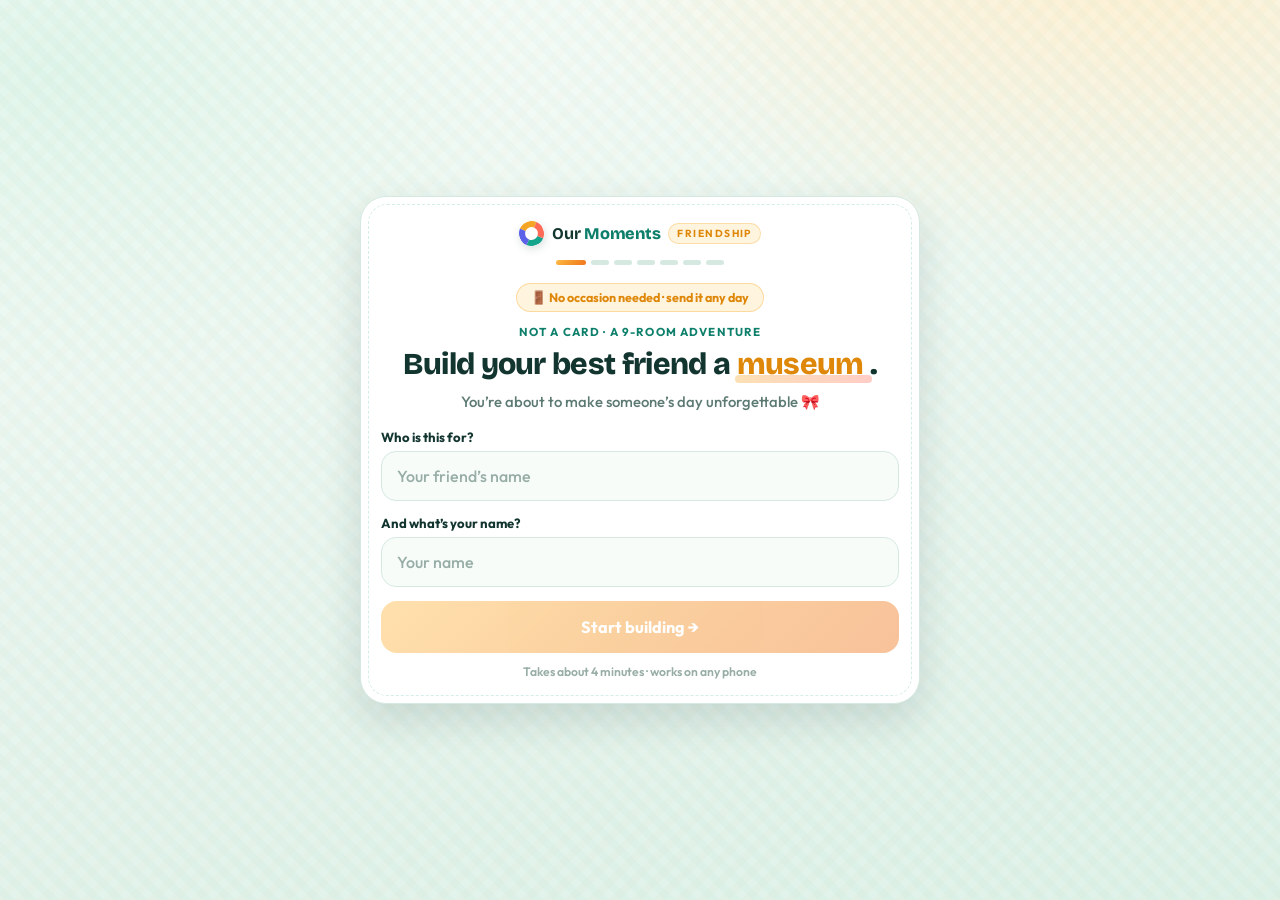
<file: index.html>
<!DOCTYPE html>
<html lang="en-US">
 <head>
  <meta charset="utf-8"/>
  <meta content="width=device-width, initial-scale=1.0, viewport-fit=cover" name="viewport"/>
  <title>
   OurMoments — Personalized Digital Gifts That Feel Real
  </title>
  <meta content="Create a personalized surprise page in 2 minutes and send it as a link. Birthdays, proposals, apologies, anniversaries and more." name="description"/>
  <link href="https://ourmoments.live/wp-content/uploads/2026/08/cropped-cropped-android-chrome-192x192-1-32x32.png" rel="icon" sizes="32x32"/>
  <link href="https://fonts.googleapis.com" rel="preconnect"/>
  <link crossorigin="" href="https://fonts.gstatic.com" rel="preconnect"/>
  <link href="https://fonts.googleapis.com/css2?family=Bricolage+Grotesque:opsz,wght@12..96,600;12..96,700;12..96,800&amp;family=Shantell+Sans:wght@400;600;700&amp;family=Outfit:wght@400;500;600;700;800&amp;display=swap" rel="stylesheet"/>
  <link href="style.css" rel="stylesheet"/>
 </head>
 <body>
  <link href="https://fonts.googleapis.com" rel="preconnect"/>
  <link crossorigin="" href="https://fonts.gstatic.com" rel="preconnect"/>
  <link href="https://fonts.googleapis.com/css2?family=Bricolage+Grotesque:opsz,wght@12..96,600;12..96,700;12..96,800&amp;family=Shantell+Sans:wght@400;600;700&amp;family=Outfit:wght@400;500;600;700;800&amp;display=swap" rel="stylesheet"/>
  <div class="om-frnd-root" data-vibe="chaos" id="om-frnd-root">
   <div aria-hidden="true" class="om-frnd-bg" id="om-frnd-bg">
   </div>
   <button class="om-frnd-fixbtn om-frnd-back" id="om-frnd-back" type="button">
    ← Back
   </button>
   <button aria-label="Toggle sound" class="om-frnd-fixbtn om-frnd-mute" id="om-frnd-mute" type="button">
    🔊
   </button>
   <div class="om-frnd-badge" id="om-frnd-badge">
    PREVIEW
   </div>
   <div class="om-frnd-shell" id="om-frnd-shell">
    <div class="om-frnd-card" id="om-frnd-wizard">
     <div class="om-frnd-brand">
      <span aria-hidden="true" class="om-frnd-knot">
      </span>
      <span class="om-frnd-brand-name">
       Our
       <b>
        Moments
       </b>
      </span>
      <span class="om-frnd-tag">
       Friendship
      </span>
     </div>
     <div class="om-frnd-dots" id="om-frnd-dots">
     </div>
     <div class="om-frnd-step is-active" data-step="1">
      <div class="om-frnd-chip-wrap" id="om-frnd-fday-wrap" style="display:none">
       <span class="om-frnd-chip" id="om-frnd-fday">
       </span>
      </div>
      <p class="om-frnd-eyebrow">
       Not a card · a 9-room adventure
      </p>
      <h1 class="om-frnd-h1">
       Build your best friend a
       <em>
        museum
       </em>
       .
      </h1>
      <p class="om-frnd-sub">
       You’re about to make someone’s day unforgettable 🎀
      </p>
      <div class="om-frnd-field">
       <label class="om-frnd-label" for="om-frnd-name">
        Who is this for?
       </label>
       <input autocomplete="off" class="om-frnd-input" id="om-frnd-name" maxlength="40" placeholder="Your friend’s name" type="text"/>
      </div>
      <div class="om-frnd-field">
       <label class="om-frnd-label" for="om-frnd-from">
        And what’s your name?
       </label>
       <input autocomplete="off" class="om-frnd-input" id="om-frnd-from" maxlength="40" placeholder="Your name" type="text"/>
      </div>
      <button class="om-frnd-btn" disabled="disabled" id="om-frnd-s1-next" type="button">
       Start building →
      </button>
      <p class="om-frnd-hint">
       Takes about 4 minutes · works on any phone
      </p>
     </div>
     <div class="om-frnd-step" data-step="2">
      <p class="om-frnd-eyebrow">
       Step 2 · About them
      </p>
      <h1 class="om-frnd-h1">
       What kind of
       <em>
        friend
       </em>
       are they?
      </h1>
      <p class="om-frnd-sub">
       Pick the one that fits
       <b id="om-frnd-s2-name">
        them
       </b>
       best.
      </p>
      <div class="om-frnd-tiles" id="om-frnd-kinds">
      </div>
      <div class="om-frnd-field" style="margin-top:20px">
       <label class="om-frnd-label" for="om-frnd-since-m">
        When did you two become friends?
        <small>
         — optional. We’ll count the days for them.
        </small>
       </label>
       <div class="om-frnd-duo">
        <select aria-label="Month you became friends" class="om-frnd-select" id="om-frnd-since-m">
        </select>
        <select aria-label="Year you became friends" class="om-frnd-select" id="om-frnd-since-y">
        </select>
       </div>
       <p class="om-frnd-hint" id="om-frnd-since-out" style="margin-top:8px">
       </p>
      </div>
      <div class="om-frnd-nav">
       <button class="om-frnd-btn om-frnd-btn-ghost om-frnd-btn-sm" data-back="1" type="button">
        ←
       </button>
       <button class="om-frnd-btn om-frnd-grow" id="om-frnd-s2-next" type="button">
        Next →
       </button>
      </div>
     </div>
     <div class="om-frnd-step" data-step="3">
      <p class="om-frnd-eyebrow">
       Step 3 · Your vibe &amp; little notes
      </p>
      <h1 class="om-frnd-h1">
       How are you two
       <em>
        together
       </em>
       ?
      </h1>
      <p class="om-frnd-sub">
       This sets the colours and the mood of the whole gift.
      </p>
      <div class="om-frnd-vibes" id="om-frnd-vibes">
      </div>
      <div class="om-frnd-field" style="margin-top:22px">
       <label class="om-frnd-label">
        Now, why they matter to you
        <small>
         — tap up to 5. They open each note one by one.
        </small>
       </label>
       <div class="om-frnd-chosen" id="om-frnd-chosen">
       </div>
       <div class="om-frnd-sugs" id="om-frnd-sugs">
       </div>
       <div class="om-frnd-addrow">
        <input autocomplete="off" class="om-frnd-input" id="om-frnd-note-in" maxlength="80" placeholder="Write your own…" type="text"/>
        <button class="om-frnd-btn om-frnd-btn-teal om-frnd-btn-sm" id="om-frnd-note-add" type="button">
         Add
        </button>
       </div>
       <p class="om-frnd-err" id="om-frnd-s3-err">
       </p>
      </div>
      <div class="om-frnd-nav">
       <button class="om-frnd-btn om-frnd-btn-ghost om-frnd-btn-sm" data-back="2" type="button">
        ←
       </button>
       <button class="om-frnd-btn om-frnd-grow" id="om-frnd-s3-next" type="button">
        Next →
       </button>
      </div>
     </div>
     <div class="om-frnd-step" data-step="4">
      <p class="om-frnd-eyebrow">
       Step 4 · Your photos
      </p>
      <h1 class="om-frnd-h1">
       Add your favourite
       <em>
        photos
       </em>
       .
      </h1>
      <p class="om-frnd-sub">
       Up to 4. Each one gets a caption — and one of them turns into a puzzle they have to put back together.
      </p>
      <div class="om-frnd-drop" id="om-frnd-drop">
       <input accept="image/*" aria-label="Add photos" class="om-frnd-file" id="om-frnd-file" multiple="multiple" type="file"/>
       <div class="om-frnd-drop-ic">
        📸
       </div>
       <div class="om-frnd-drop-t">
        Tap to add photos — or
        <b>
         drop them here
        </b>
       </div>
       <div class="om-frnd-drop-s">
        JPG or PNG · up to 4 · we shrink them for you
       </div>
      </div>
      <div class="om-frnd-shots" id="om-frnd-shots">
      </div>
      <p class="om-frnd-err" id="om-frnd-s4-err">
      </p>
      <div class="om-frnd-field" id="om-frnd-pzfield" style="margin-top:18px;display:none">
       <label class="om-frnd-label">
        How hard should the puzzle be?
       </label>
       <div class="om-frnd-tiles" id="om-frnd-grid" style="grid-template-columns:repeat(2,minmax(0,1fr))">
        <button class="om-frnd-tile is-on" data-grid="3" type="button">
         <span class="om-frnd-tile-ic">
          🧩
         </span>
         <span>
          Easy
          <br/>
          9 pieces
         </span>
        </button>
        <button class="om-frnd-tile" data-grid="4" type="button">
         <span class="om-frnd-tile-ic">
          🧠
         </span>
         <span>
          Hard
          <br/>
          16 pieces
         </span>
        </button>
       </div>
       <p class="om-frnd-hint">
        Tap
        <b>
         🧩 Puzzle
        </b>
        on a photo above to choose which one they solve.
       </p>
      </div>
      <div class="om-frnd-nav">
       <button class="om-frnd-btn om-frnd-btn-ghost om-frnd-btn-sm" data-back="3" type="button">
        ←
       </button>
       <button class="om-frnd-btn om-frnd-grow" id="om-frnd-s4-next" type="button">
        Next →
       </button>
      </div>
     </div>
     <div class="om-frnd-step" data-step="5">
      <p class="om-frnd-eyebrow">
       Step 5 · Your message
      </p>
      <h1 class="om-frnd-h1">
       Write them a
       <em>
        message
       </em>
       .
      </h1>
      <p class="om-frnd-sub">
       It arrives sealed inside an envelope, so they have to break the seal to read it. Say the thing you never say out loud.
      </p>
      <div class="om-frnd-field">
       <textarea class="om-frnd-textarea" id="om-frnd-msg" maxlength="500" placeholder="Ten years and you still pick up on the first ring. I don't say it enough, so here it is in writing."></textarea>
       <div class="om-frnd-count" id="om-frnd-msg-count">
        0 / 500
       </div>
      </div>
      <div class="om-frnd-field">
       <label class="om-frnd-label">
        Pick a stamp for the seal
       </label>
       <div class="om-frnd-tiles" id="om-frnd-seals" style="grid-template-columns:repeat(5,minmax(0,1fr))">
       </div>
      </div>
      <div class="om-frnd-field">
       <label class="om-frnd-label">
        Pick a sticker to go with it
       </label>
       <div class="om-frnd-tiles" id="om-frnd-stickers" style="grid-template-columns:repeat(5,minmax(0,1fr))">
       </div>
      </div>
      <div class="om-frnd-nav">
       <button class="om-frnd-btn om-frnd-btn-ghost om-frnd-btn-sm" data-back="4" type="button">
        ←
       </button>
       <button class="om-frnd-btn om-frnd-grow" id="om-frnd-s5-next" type="button">
        Next →
       </button>
      </div>
     </div>
     <div class="om-frnd-step" data-step="6">
      <p class="om-frnd-eyebrow">
       Step 6 · Your friendship rules
      </p>
      <h1 class="om-frnd-h1">
       Set your friendship
       <em>
        rules
       </em>
       .
      </h1>
      <p class="om-frnd-sub">
       The promises you two already live by. At the end they tick each one and sign it with their finger.
      </p>
      <div class="om-frnd-field">
       <label class="om-frnd-label">
        Your rules
        <small>
         — pick up to 5
        </small>
       </label>
       <div class="om-frnd-chosen" id="om-frnd-clauses">
       </div>
       <div class="om-frnd-sugs" id="om-frnd-clause-sugs">
       </div>
       <div class="om-frnd-addrow">
        <input autocomplete="off" class="om-frnd-input" id="om-frnd-clause-in" maxlength="80" placeholder="Write your own rule…" type="text"/>
        <button class="om-frnd-btn om-frnd-btn-teal om-frnd-btn-sm" id="om-frnd-clause-add" type="button">
         Add
        </button>
       </div>
       <p class="om-frnd-err" id="om-frnd-s6-err">
       </p>
      </div>
      <div class="om-frnd-nav">
       <button class="om-frnd-btn om-frnd-btn-ghost om-frnd-btn-sm" data-back="5" type="button">
        ←
       </button>
       <button class="om-frnd-btn om-frnd-grow" id="om-frnd-s6-next" type="button">
        See how it looks →
       </button>
      </div>
     </div>
     <div class="om-frnd-step" data-step="7">
      <p class="om-frnd-eyebrow">
       Step 7 · Have a look
      </p>
      <h1 class="om-frnd-h1">
       It’s
       <em>
        ready
       </em>
       .
      </h1>
      <p class="om-frnd-sub" id="om-frnd-s7-sub">
       Try it yourself first. This is exactly what they will see.
      </p>
      <div class="om-frnd-pv">
       <div class="om-frnd-pv-band om-frnd-bandwrap" id="om-frnd-pv-band">
       </div>
       <div class="om-frnd-pv-to" id="om-frnd-pv-to">
        For you
       </div>
       <div class="om-frnd-pv-from" id="om-frnd-pv-from">
        from someone
       </div>
       <div class="om-frnd-rooms-pv" id="om-frnd-rooms-pv">
       </div>
      </div>
      <div class="om-frnd-summary" id="om-frnd-summary">
      </div>
      <button class="om-frnd-btn" id="om-frnd-try" style="margin-top:16px" type="button">
       👀 Take a look inside
      </button>
      <div id="om-frnd-payzone" style="display:block">
     <button class="om-frnd-btn om-frnd-btn-primary" id="om-frnd-pay" style="margin-top:10px; font-weight:700; font-size:1.05rem;" type="button">
      🎁 Get Museum Link →
     </button>
     <p class="om-frnd-hint">
      ✨ 100% Free · Instant private link · Share anywhere
     </p>
    </div>
      <div class="om-frnd-nav">
       <button class="om-frnd-btn om-frnd-btn-ghost om-frnd-grow" data-back="6" type="button">
        ← Change something
       </button>
      </div>
     </div>
    </div>
    <div class="om-frnd-stage" id="om-frnd-stage">
     <div class="om-frnd-room is-on" data-room="door">
      <div class="om-frnd-chip-wrap" id="om-frnd-fday2-wrap" style="display:none">
       <span class="om-frnd-chip" id="om-frnd-fday2">
       </span>
      </div>
      <p class="om-frnd-eyebrow" id="om-frnd-door-eyebrow">
       Closed to everyone. Except you.
      </p>
      <h1 class="om-frnd-h1">
       <b id="om-frnd-door-from">
        Someone
       </b>
       built you a
       <em>
        museum
       </em>
       .
      </h1>
      <p class="om-frnd-sub" id="om-frnd-door-sub">
       Knock three times. That’s the rule.
      </p>
      <div class="om-frnd-doorwrap" id="om-frnd-doorwrap">
       <div aria-hidden="true" class="om-frnd-doorframe">
       </div>
       <div class="om-frnd-door" id="om-frnd-door">
        <div class="om-frnd-doorsign" id="om-frnd-doorsign">
         The Museum of Us
         <br/>
         — one visitor only —
        </div>
        <button aria-label="Knock on the door" class="om-frnd-knocker" id="om-frnd-knocker" type="button">
        </button>
        <div aria-hidden="true" class="om-frnd-peep">
        </div>
       </div>
       <div aria-hidden="true" class="om-frnd-doorlight">
       </div>
       <div aria-live="polite" class="om-frnd-doorwords" id="om-frnd-doorwords">
        <b id="om-frnd-doorwords-t">
         Come in.
        </b>
        <span id="om-frnd-doorwords-s">
         Every room in here is about you.
        </span>
       </div>
      </div>
      <div aria-hidden="true" class="om-frnd-knockcount" id="om-frnd-knockcount">
       <span class="om-frnd-knockdot">
       </span>
       <span class="om-frnd-knockdot">
       </span>
       <span class="om-frnd-knockdot">
       </span>
      </div>
      <p class="om-frnd-hint" id="om-frnd-knockhint">
       Tap the brass ring 👈
      </p>
     </div>
     <div class="om-frnd-room" data-room="band">
      <p class="om-frnd-eyebrow">
       Room 1 · The entrance
      </p>
      <h1 class="om-frnd-h1">
       First, your friendship
       <em>
        band
       </em>
       .
      </h1>
      <div class="om-frnd-bandwrap" id="om-frnd-gate-band" style="max-width:460px;margin:10px auto 16px">
      </div>
      <p class="om-frnd-sub" id="om-frnd-band-sub">
       This one was made for you. Tap the button to tie it on.
      </p>
      <button class="om-frnd-btn" id="om-frnd-tie" style="max-width:320px;margin:0 auto" type="button">
       Tie it on 🤝
      </button>
     </div>
     <div class="om-frnd-room" data-room="days">
      <p class="om-frnd-eyebrow" id="om-frnd-days-eyebrow">
       Room 2 · The Hall of Days
      </p>
      <h1 class="om-frnd-h1" style="margin-bottom:2px">
       We have been friends for
      </h1>
      <div class="om-frnd-odo" id="om-frnd-odo">
       0
      </div>
      <p class="om-frnd-odo-unit">
       days
      </p>
      <div class="om-frnd-stats" id="om-frnd-stats">
      </div>
      <p class="om-frnd-sub" id="om-frnd-days-note" style="margin-top:16px">
      </p>
      <button class="om-frnd-btn om-frnd-nextbtn" style="max-width:300px;margin:4px auto 0" type="button">
       See our photos →
      </button>
     </div>
     <div class="om-frnd-room" data-room="gallery">
      <p class="om-frnd-eyebrow">
       Room 3 · The gallery
      </p>
      <h1 class="om-frnd-h1" style="margin-bottom:4px">
       Our
       <em>
        photos
       </em>
      </h1>
      <p class="om-frnd-sub">
       Each one is covered. Rub your finger across to see it.
      </p>
      <div class="om-frnd-exhibit">
       <div class="om-frnd-frame">
        <div class="om-frnd-mat">
         <div class="om-frnd-canvaswrap" id="om-frnd-exh-wrap">
          <img alt="Exhibit" id="om-frnd-exh-img"/>
          <canvas class="om-frnd-scratch" id="om-frnd-scratch">
          </canvas>
          <div class="om-frnd-scratch-hint" id="om-frnd-scratch-hint">
           <span aria-hidden="true" class="om-frnd-scratch-ic">
            👈
           </span>
           <b>
            Scratch to see it
           </b>
           <small>
            drag your finger across
           </small>
          </div>
         </div>
        </div>
       </div>
       <div class="om-frnd-plaque">
        <b id="om-frnd-exh-cap">
         Untitled
        </b>
        <small id="om-frnd-exh-meta">
         Exhibit 1
        </small>
       </div>
      </div>
      <div class="om-frnd-gnav">
       <button aria-label="Previous exhibit" class="om-frnd-garrow" id="om-frnd-exh-prev" type="button">
        ←
       </button>
       <span class="om-frnd-gcount" id="om-frnd-exh-count">
        1 / 1
       </span>
       <button aria-label="Next exhibit" class="om-frnd-garrow" id="om-frnd-exh-next" type="button">
        →
       </button>
      </div>
      <button class="om-frnd-btn om-frnd-nextbtn" style="max-width:300px;margin:18px auto 0" type="button">
       Keep walking →
      </button>
     </div>
     <div class="om-frnd-room" data-room="restore">
      <p class="om-frnd-eyebrow">
       Room 4 · The restoration desk
      </p>
      <h1 class="om-frnd-h1" id="om-frnd-rest-h">
       This photo fell
       <em>
        apart
       </em>
       .
      </h1>
      <p class="om-frnd-sub" id="om-frnd-rest-sub">
       Put the pieces back in order. Tap two pieces to swap them, or drag one where you want it.
      </p>
      <div class="om-frnd-pzmat" id="om-frnd-pzmat">
       <div class="om-frnd-board" id="om-frnd-board" style="--n:3">
       </div>
       <div class="om-frnd-peeklayer" id="om-frnd-peeklayer">
       </div>
      </div>
      <div class="om-frnd-pzbar">
       <span class="om-frnd-metric">
        Moves
        <b id="om-frnd-moves">
         0
        </b>
       </span>
       <span class="om-frnd-metric">
        ⏱️
        <b id="om-frnd-time">
         0:00
        </b>
       </span>
       <button class="om-frnd-peekbtn" id="om-frnd-peek" type="button">
        👁️ Hold to peek
       </button>
      </div>
      <div id="om-frnd-rest-done" style="display:none">
       <p class="om-frnd-sub" id="om-frnd-rest-win" style="margin-top:16px">
       </p>
       <button class="om-frnd-btn om-frnd-nextbtn" style="max-width:300px;margin:0 auto" type="button">
        Next room →
       </button>
      </div>
     </div>
     <div class="om-frnd-room" data-room="whispers">
      <p class="om-frnd-eyebrow">
       Room 5 · The note wall
      </p>
      <h1 class="om-frnd-h1" id="om-frnd-whisp-h" style="margin-bottom:4px">
       What they love
       <em>
        about you
       </em>
      </h1>
      <p class="om-frnd-sub">
       Tap each note to open it.
      </p>
      <div class="om-frnd-wall" id="om-frnd-wall">
      </div>
      <p class="om-frnd-wallcount" id="om-frnd-wallcount">
      </p>
      <button class="om-frnd-btn om-frnd-nextbtn" disabled="disabled" id="om-frnd-wall-next" style="max-width:300px;margin:12px auto 0" type="button">
       Open every note first
      </button>
     </div>
     <div class="om-frnd-room" data-room="letter">
      <p class="om-frnd-eyebrow">
       Room 6 · The reading room
      </p>
      <h1 class="om-frnd-h1" id="om-frnd-letter-h">
       A letter, sealed just for
       <em>
        you
       </em>
       .
      </h1>
      <div id="om-frnd-env-stage">
       <div class="om-frnd-envwrap" id="om-frnd-envwrap">
        <div class="om-frnd-env" id="om-frnd-env">
         <div class="om-frnd-env-back">
         </div>
         <div class="om-frnd-env-paper">
          <div id="om-frnd-env-stamp" style="font-size:20px;text-align:center">
           💜
          </div>
          <div class="om-frnd-env-lines">
           <i>
           </i>
           <i>
           </i>
           <i>
           </i>
           <i>
           </i>
          </div>
         </div>
         <div class="om-frnd-env-front">
          <svg aria-hidden="true" class="om-frnd-env-svg" preserveaspectratio="none" viewbox="0 0 300 200">
           <defs>
            <lineargradient id="om-frnd-gL" x1="0" x2="1" y1="0" y2="1">
             <stop offset="0%" stop-color="#B98147">
             </stop>
             <stop offset="100%" stop-color="#8A5628">
             </stop>
            </lineargradient>
            <lineargradient id="om-frnd-gR" x1="1" x2="0" y1="0" y2="1">
             <stop offset="0%" stop-color="#B98147">
             </stop>
             <stop offset="100%" stop-color="#8A5628">
             </stop>
            </lineargradient>
            <lineargradient id="om-frnd-gB" x1="0" x2="0" y1="0" y2="1">
             <stop offset="0%" stop-color="#C79055">
             </stop>
             <stop offset="100%" stop-color="#96602E">
             </stop>
            </lineargradient>
            <lineargradient id="om-frnd-gT" x1="0" x2="0" y1="0" y2="1">
             <stop offset="0%" stop-color="#CE9A5F">
             </stop>
             <stop offset="100%" stop-color="#A06B33">
             </stop>
            </lineargradient>
           </defs>
           <path d="M 0 0 L 158 105 L 0 200 Z" fill="url(#om-frnd-gL)">
           </path>
           <path d="M 300 0 L 142 105 L 300 200 Z" fill="url(#om-frnd-gR)">
           </path>
           <path d="M 0 200 L 150 95 L 300 200 Z" fill="url(#om-frnd-gB)">
           </path>
          </svg>
         </div>
         <div class="om-frnd-env-flap" id="om-frnd-env-flap">
          <svg aria-hidden="true" class="om-frnd-env-svg" preserveaspectratio="none" style="overflow:visible" viewbox="0 0 300 112">
           <path d="M 0 0 L 300 0 L 150 104 Q 150 108 145 104 Z" fill="url(#om-frnd-gT)">
           </path>
          </svg>
         </div>
         <div class="om-frnd-seal" id="om-frnd-seal">
          💜
         </div>
        </div>
       </div>
       <p class="om-frnd-envhint" id="om-frnd-envhint">
        👈 Tap to break the seal
       </p>
      </div>
      <div id="om-frnd-letter-stage" style="display:none">
       <div class="om-frnd-letter">
        <p class="om-frnd-letter-t" id="om-frnd-letter-t">
        </p>
        <span class="om-frnd-letter-sign" id="om-frnd-letter-sign">
        </span>
       </div>
       <div aria-hidden="true" class="om-frnd-sticker" id="om-frnd-sticker" style="display:none">
       </div>
       <div id="om-frnd-letter-cta" style="display:none">
        <button class="om-frnd-btn om-frnd-nextbtn" style="max-width:300px;margin:18px auto 0" type="button">
         One last room →
        </button>
       </div>
      </div>
     </div>
     <div class="om-frnd-room" data-room="renewal">
      <p class="om-frnd-eyebrow">
       Room 7 · The promises
      </p>
      <h1 class="om-frnd-h1" style="margin-bottom:12px">
       Tick each promise, then
       <em>
        sign
       </em>
       .
      </h1>
      <div class="om-frnd-contract" id="om-frnd-contract">
       <p class="om-frnd-contract-h">
        Our Friendship Rules
       </p>
       <p class="om-frnd-contract-s" id="om-frnd-contract-parties">
        between two idiots
       </p>
       <div id="om-frnd-clause-list">
       </div>
       <div class="om-frnd-signbox">
        <p class="om-frnd-signlabel">
         Sign here with your finger
        </p>
        <div class="om-frnd-padwrap" id="om-frnd-padwrap">
         <canvas class="om-frnd-pad" id="om-frnd-pad">
         </canvas>
         <div aria-hidden="true" class="om-frnd-padline">
         </div>
         <div class="om-frnd-padhint" id="om-frnd-padhint">
          sign here
         </div>
        </div>
        <div class="om-frnd-padrow">
         <span class="om-frnd-padname" id="om-frnd-padname">
         </span>
         <button class="om-frnd-padclear" id="om-frnd-padclear" type="button">
          Clear
         </button>
        </div>
       </div>
       <div aria-hidden="true" class="om-frnd-renewed">
        Renewed
        <small>
         for life
        </small>
       </div>
      </div>
      <button class="om-frnd-btn" disabled="disabled" id="om-frnd-renew" style="max-width:320px;margin:16px auto 0" type="button">
       Tick every promise, then sign
      </button>
     </div>
     <div class="om-frnd-room" data-room="certificate">
      <div class="om-frnd-final-em">
       🧡
      </div>
      <h1 class="om-frnd-h1" id="om-frnd-final-title" style="margin-top:10px">
       All of that was for
       <em id="om-frnd-final-name">
        you
       </em>
       .
      </h1>
      <div class="om-frnd-cert">
       <p class="om-frnd-cert-k">
        Certificate of Friendship
       </p>
       <p class="om-frnd-cert-names" id="om-frnd-cert-names">
        you &amp; me
       </p>
       <p class="om-frnd-cert-sub" id="om-frnd-cert-sub">
        Renewed, indefinitely, with no option to cancel.
       </p>
       <div class="om-frnd-cert-sig">
        <img alt="Your signature" id="om-frnd-cert-sig-img" style="display:none"/>
        <span>
         Signed by the visitor
        </span>
       </div>
       <div aria-hidden="true" class="om-frnd-cert-seal">
        🤝
       </div>
      </div>
      <p class="om-frnd-sub" id="om-frnd-cert-close" style="margin-top:16px">
       Nobody else has this link. It was made by hand, for one person, and that person is you.
      </p>
      <div class="om-frnd-final-card" id="om-frnd-final-card" style="display:none">
      </div>
     </div>
     <div aria-hidden="true" class="om-frnd-ticket" id="om-frnd-ticket">
     </div>
    </div>
    <div class="om-frnd-explore" id="om-frnd-explore">
     <p class="om-frnd-explore-h">
      More little ways to say it
     </p>
     <p class="om-frnd-explore-s">
      Every OurMoments gift is a tiny experience, not just a card.
     </p>
     <div class="om-frnd-explore-grid">
      <a class="om-frnd-ex" href="https://ourmoments.live/birthday/" rel="noopener" target="_blank">
       <span class="om-frnd-ex-ic">
        🎂
       </span>
       <span class="om-frnd-ex-t">
        Birthday
        <small>
         Candles, cake &amp; balloons
        </small>
       </span>
      </a>
      <a class="om-frnd-ex" href="https://ourmoments.live/puzzle/" rel="noopener" target="_blank">
       <span class="om-frnd-ex-ic">
        🧩
       </span>
       <span class="om-frnd-ex-t">
        Photo puzzle
        <small>
         They solve it to see it
        </small>
       </span>
      </a>
      <a class="om-frnd-ex" href="https://ourmoments.live/surprise/" rel="noopener" target="_blank">
       <span class="om-frnd-ex-ic">
        🎁
       </span>
       <span class="om-frnd-ex-t">
        Surprise reveal
        <small>
         A question, then a memory
        </small>
       </span>
      </a>
      <a class="om-frnd-ex" href="https://ourmoments.live/apology/" rel="noopener" target="_blank">
       <span class="om-frnd-ex-ic">
        💜
       </span>
       <span class="om-frnd-ex-t">
        Heartfelt sorry
        <small>
         Open an envelope, mean it
        </small>
       </span>
      </a>
     </div>
    </div>
    <div class="om-frnd-card om-frnd-expired" id="om-frnd-expired">
     <div class="om-frnd-expired-ic">
      ⏳
     </div>
     <h2>
      This museum has closed
     </h2>
     <p>
      This link is no longer open. Ask whoever sent it for a fresh one — or build one back for them.
     </p>
     <button class="om-frnd-btn" id="om-frnd-expired-make" style="max-width:300px;margin:0 auto" type="button">
      Build my own →
     </button>
    </div>
   </div>
   <canvas aria-hidden="true" class="om-frnd-confetti" id="om-frnd-confetti">
   </canvas>
   <div aria-live="polite" class="om-frnd-toast" id="om-frnd-toast" role="status">
   </div>
   <div class="om-frnd-modal" id="om-frnd-unlock-modal">
    <div class="om-frnd-modal-card">
     <div class="om-pw-banner">
      <div aria-hidden="true" class="om-pw-drift">
       <span>
        ✨
       </span>
       <span>
        💛
       </span>
       <span>
        🤝
       </span>
       <span>
        💫
       </span>
       <span>
        🎨
       </span>
      </div>
      <div aria-hidden="true" class="om-pw-emoji">
       🏛️
      </div>
      <div class="om-pw-timer" id="om-frnd-unlock-timer">
       <span aria-hidden="true">
        ⏳
       </span>
       <span>
        Offer ends in
        <b id="om-frnd-unlock-timer-val">
         10:00
        </b>
       </span>
      </div>
      <button aria-label="Close" class="om-pw-x" data-close="om-frnd-unlock-modal" type="button">
       ×
      </button>
     </div>
     <div class="om-pw-body">
      <h2 class="om-frnd-modal-h" id="om-frnd-unlock-heading">
       One tap away from their museum
      </h2>
      <div class="om-pw-sub" id="om-frnd-unlock-sub">
      </div>
      <div class="om-frnd-tstm" id="om-frnd-tstm">
       <p class="om-frnd-tstm-label">
        💬 Our happy customers
       </p>
       <div aria-label="Messages from real customers — swipe to see more" class="om-frnd-tstm-track" id="om-frnd-tstm-track" role="group" tabindex="0">
       </div>
      </div>
      <div class="om-frnd-price">
       <span class="om-frnd-price-off">
        60% OFF 🎉
       </span>
       <div class="om-frnd-price-row">
        <span class="om-frnd-price-was">
         ₹499
        </span>
        <span class="om-frnd-price-now">
         ₹199
        </span>
       </div>
       <div class="om-frnd-price-sub">
        one-time · no subscription
       </div>
      </div>
      <div class="om-frnd-unlock-tagline">
       The best gifts are made, not bought 🤝
      </div>
      <button class="om-frnd-btn" id="om-frnd-unlock-pay" type="button">
       Unlock &amp; Send · ₹199
      </button>
      <p class="om-frnd-secure">
       🔒 Secure payment  ·  ⚡ Instant link  ·  💙 No ads
      </p>
      <div class="om-frnd-social-proof">
       <span>
        📅 Your link stays live for 90 days
       </span>
       <span>
        Thousands of moments delivered with love across India 🇮🇳
       </span>
      </div>
     </div>
    </div>
   </div>
   <div class="om-frnd-modal" id="om-frnd-nudge-modal">
    <div class="om-frnd-modal-card">
     <div aria-hidden="true" style="font-size:2.6rem;line-height:1">
      🥺
     </div>
     <h2 class="om-frnd-modal-h" id="om-frnd-nudge-title">
      Wait — it isn’t saved yet
     </h2>
     <p class="om-frnd-modal-s" id="om-frnd-nudge-sub" style="margin-bottom:14px">
      Every room, your photos, the promises you wrote — all of it lives only on this screen right now. One step keeps it forever.
     </p>
     <button class="om-frnd-btn" id="om-frnd-nudge-stay" type="button">
      Finish the museum 🤝
     </button>
     <button class="om-frnd-btn om-frnd-btn-ghost" id="om-frnd-nudge-leave" style="margin-top:10px" type="button">
      I’ll let it go
     </button>
    </div>
   </div>
   <div class="om-frnd-modal" id="om-frnd-share-modal">
    <div class="om-frnd-modal-card">
     <button aria-label="Close" class="om-frnd-modal-x" data-close="om-frnd-share-modal" type="button">
      ×
     </button>
     <div style="font-size:2.6rem;line-height:1">
      🎉
     </div>
     <h2 class="om-frnd-modal-h">
      Their museum is open!
     </h2>
     <p class="om-frnd-modal-s" style="margin-bottom:14px">
      Send this to
      <b id="om-frnd-share-who">
       them
      </b>
      .
     </p>
     <div class="om-frnd-share-row">
      <span class="om-frnd-share-url" id="om-frnd-share-url">
       Creating your link…
      </span>
      <button class="om-frnd-share-copy" disabled="disabled" id="om-frnd-share-copy" type="button">
       Copy
      </button>
     </div>
     <div class="om-frnd-share-btns">
      <button class="om-frnd-sbtn om-frnd-sbtn-wa" disabled="disabled" id="om-frnd-share-wa" type="button">
       📱 WhatsApp
      </button>
      <button class="om-frnd-sbtn om-frnd-sbtn-more" disabled="disabled" id="om-frnd-share-open" type="button">
       👀 Preview
      </button>
     </div>
    </div>
   </div>
   <div class="om-frnd-loader" id="om-frnd-loader">
    <div class="om-frnd-ldr-flower-wrap">
     <span class="om-frnd-ldr-flower">
      Loading…
     </span>
    </div>
   </div>
  </div>
  <script src="https://checkout.razorpay.com/v1/checkout.js">
  </script>
  <script src="app.js">
  </script>
  <script src="viewport.js">
  </script>
 </body>
</html>
</file>
<file: style.css>
/* Base resets to match Elementor Canvas */
      html, body {
        margin: 0;
        padding: 0;
        width: 100%;
        height: 100%;
        overflow-x: hidden;
        background-color: #eff9f4;
        font-family: 'Outfit', -apple-system, BlinkMacSystemFont, 'Segoe UI', Roboto, sans-serif;
      }
    

.om-frnd-root{--canvas:#F2FBF6;--canvas-2:#E3F4EC;--card:#FFFFFF;--card-2:#F7FCF9;--ink:#12352F;--ink-soft:#5C7A72;--ink-dim:#97ADA6;--line:#D5E9E1;--line-2:#E6F3ED;--sun:#F5A524;--sun-deep:#DE8709;--sun-wash:#FFF4DE;--coral:#FF6B57;--coral-deep:#E84E38;--teal:#14A38B;--teal-deep:#0D7F6B;--indigo:#5B62E8;--berry:#E14B8A;--lime:#93C93C;--accent:#F5A524;--accent-2:#FF6B57;--accent-soft:#FFF4DE;--cta:linear-gradient(135deg, #FFBB47 0%, #F5952A 52%, #F0761E 100%);--cta-teal:linear-gradient(135deg, #1DBBA0 0%, #0D7F6B 100%);--ring:0 0 0 4px rgba(20, 163, 139, .24);--sh-1:0 2px 8px rgba(18, 53, 47, .07);--sh-2:0 16px 38px rgba(18, 53, 47, .14);--sh-3:0 26px 60px rgba(18, 53, 47, .20);--font-disp:"Bricolage Grotesque","Outfit",Georgia,serif;--font-hand:"Shantell Sans","Comic Sans MS",cursive;--font-ui:"Outfit",-apple-system,BlinkMacSystemFont,"Segoe UI",Roboto,sans-serif;position:fixed;inset:0;width:100%;height:100%;background-color:#eff9f4;background-image:radial-gradient(900px 520px at 88% -6%,#fff0d2 0,rgba(255,240,210,0) 62%),radial-gradient(760px 520px at 4% 8%,#e1f6ec 0,rgba(225,246,236,0) 60%),linear-gradient(170deg,#f5fcf8 0,#e9f6f0 52%,#dff2e9 100%);font-family:var(--font-ui);color:var(--ink);overflow-x:hidden;overflow-y:auto;overscroll-behavior:none;-webkit-overflow-scrolling:touch;-webkit-tap-highlight-color:transparent;box-sizing:border-box;padding:clamp(14px,3.6vh,40px) 14px;display:flex;flex-direction:column;align-items:center;z-index:100000;transition:background-color .9s ease,background-image .9s ease}.om-frnd-root,.om-frnd-root *,.om-frnd-root ::after,.om-frnd-root ::before{box-sizing:border-box}.om-frnd-root button{font-family:inherit;white-space:normal;overflow-wrap:break-word;-webkit-appearance:none;appearance:none}.om-frnd-root .om-frnd-clause,.om-frnd-root .om-frnd-note,.om-frnd-root .om-frnd-rchip,.om-frnd-root .om-frnd-sug,.om-frnd-root .om-frnd-tile,.om-frnd-root .om-frnd-vibe{min-width:0}.om-frnd-root input,.om-frnd-root select,.om-frnd-root textarea{font-family:inherit}.om-frnd-root img{-webkit-user-drag:none;user-select:none;max-width:100%}.om-frnd-root figcaption,.om-frnd-root figure{margin:0}.om-frnd-root :focus-visible{outline:0;box-shadow:var(--ring)}.om-frnd-root[data-vibe=chaos]{--accent:#FF6B57;--accent-2:#E14B8A;--accent-soft:#FFEDE9}.om-frnd-root[data-vibe=deep]{--accent:#14A38B;--accent-2:#5B62E8;--accent-soft:#E1F6F1}.om-frnd-root[data-vibe=roast]{--accent:#F5A524;--accent-2:#FF6B57;--accent-soft:#FFF4DE}.om-frnd-root[data-vibe=ride]{--accent:#5B62E8;--accent-2:#14A38B;--accent-soft:#ECEDFD}.om-frnd-root.is-stage{background-color:#fff4e4;background-image:radial-gradient(760px 620px at 50% -14%,#ffd98f 0,rgba(255,217,143,0) 64%),radial-gradient(900px 640px at 108% 92%,#ffc9bc 0,rgba(255,201,188,0) 58%),radial-gradient(820px 620px at -10% 88%,#d9f0e6 0,rgba(217,240,230,0) 58%),linear-gradient(168deg,#fff8ec 0,#ffefdd 46%,#ffe6da 100%);--ink:#3B2418;--ink-soft:#86644F;--ink-dim:#B79880;--line:#F0DAC4;--card:#FFFDF9}.om-frnd-root.is-stage[data-room=door]{background-color:#0e2a2e;background-image:radial-gradient(620px 460px at 50% 44%,rgba(255,187,71,.3) 0,rgba(255,187,71,0) 66%),radial-gradient(900px 700px at 50% 120%,#14413f 0,rgba(20,65,63,0) 62%),linear-gradient(178deg,#0b2226 0,#103034 54%,#0c2a2c 100%);--ink:#FFF6E6;--ink-soft:#C7B49C;--ink-dim:#8B7C6C;--line:rgba(255, 246, 230, .18);--card:#17383B}.om-frnd-bg{position:absolute;inset:0;pointer-events:none;overflow:hidden;z-index:0}.om-frnd-bg::before{content:"";position:absolute;inset:-10%;opacity:.5;background-image:repeating-linear-gradient(45deg,rgba(20,163,139,.045) 0 8px,transparent 8px 16px),repeating-linear-gradient(-45deg,rgba(245,165,36,.04) 0 8px,transparent 8px 16px);background-size:22px 22px;transition:opacity .8s ease}.om-frnd-root.is-stage .om-frnd-bg::before{background-image:repeating-linear-gradient(45deg,rgba(224,135,9,.05) 0 8px,transparent 8px 16px),repeating-linear-gradient(-45deg,rgba(232,78,56,.035) 0 8px,transparent 8px 16px)}.om-frnd-root.is-stage[data-room=door] .om-frnd-bg::before{opacity:.16}.om-frnd-thread{position:absolute;display:block;border-radius:999px;opacity:0;will-change:transform,opacity;animation:om-frnd-drift linear infinite}.om-frnd-root.is-stage[data-room=door] .om-frnd-thread{opacity:0!important}@keyframes om-frnd-drift{0%{transform:translate3d(0,12vh,0) rotate(0);opacity:0}12%{opacity:.55}88%{opacity:.5}100%{transform:translate3d(6vw,-112vh,0) rotate(420deg);opacity:0}}.om-frnd-shell{position:relative;z-index:2;width:100%;max-width:560px;margin:auto;display:flex;flex-direction:column;align-items:stretch}.om-frnd-shell.is-wide{max-width:720px}.om-frnd-card{position:relative;background:var(--card);border:1px solid var(--line);border-radius:26px;box-shadow:var(--sh-2);padding:24px 20px 22px;overflow:hidden}.om-frnd-card::before{content:"";position:absolute;inset:7px;border-radius:19px;border:1.5px dashed rgba(20,163,139,.18);pointer-events:none}.om-frnd-brand{display:flex;align-items:center;justify-content:center;gap:8px;margin-bottom:14px}.om-frnd-knot{position:relative;width:25px;height:25px;flex:none;border-radius:50%;border:6px solid;border-color:#f5a524 #ff6b57 #14a38b #5b62e8;transform:rotate(-22deg);box-shadow:0 3px 9px rgba(18,53,47,.16)}.om-frnd-brand-name{font-family:var(--font-disp);font-weight:700;font-size:1.02rem;letter-spacing:-.015em;color:var(--ink)}.om-frnd-brand-name b{font-weight:800;color:var(--teal-deep)}.om-frnd-root.is-stage .om-frnd-brand-name b{color:var(--coral-deep)}.om-frnd-root.is-stage[data-room=door] .om-frnd-brand-name b{color:var(--sun)}.om-frnd-tag{font-size:.64rem;font-weight:700;letter-spacing:.14em;text-transform:uppercase;color:var(--sun-deep);background:var(--sun-wash);border:1px solid rgba(245,165,36,.3);padding:3px 8px;border-radius:999px}.om-frnd-dots{display:flex;align-items:center;justify-content:center;gap:5px;margin-bottom:18px}.om-frnd-dot{width:18px;height:5px;border-radius:999px;background:var(--line);transition:background .3s ease,width .3s ease}.om-frnd-dot.is-done{background:rgba(20,163,139,.45)}.om-frnd-dot.is-on{width:30px;background:var(--cta)}.om-frnd-eyebrow{font-size:.72rem;font-weight:700;letter-spacing:.1em;text-transform:uppercase;color:var(--teal-deep);margin:0 0 8px;text-align:center}.om-frnd-root.is-stage .om-frnd-eyebrow{color:var(--coral-deep)}.om-frnd-root.is-stage[data-room=door] .om-frnd-eyebrow{color:var(--sun)}.om-frnd-h1{font-family:var(--font-disp);font-weight:800;font-size:clamp(1.45rem, 6.2vw, 1.9rem);line-height:1.16;letter-spacing:-.022em;margin:0 0 8px;text-align:center;color:var(--ink)}.om-frnd-h1 em{font-style:normal;position:relative;white-space:nowrap;color:var(--sun-deep)}.om-frnd-root.is-stage[data-room=door] .om-frnd-h1 em{color:var(--sun)}.om-frnd-h1 em::after{content:"";position:absolute;left:-2px;right:-2px;bottom:-1px;height:8px;border-radius:6px;background:linear-gradient(90deg,rgba(245,165,36,.34),rgba(255,107,87,.34));z-index:-1}.om-frnd-sub{font-size:.93rem;line-height:1.56;color:var(--ink-soft);font-weight:500;margin:0 auto 16px;text-align:center;max-width:40ch}.om-frnd-hint{font-size:.76rem;color:var(--ink-dim);font-weight:600;text-align:center;margin:10px 0 0;line-height:1.5}.om-frnd-err{font-size:.82rem;font-weight:600;color:var(--coral-deep);text-align:center;margin:8px 0 0;min-height:1em}.om-frnd-chip{display:inline-flex;align-items:center;gap:7px;margin:0 auto 12px;padding:6px 14px;border-radius:999px;background:var(--sun-wash);border:1px solid rgba(245,165,36,.34);color:var(--sun-deep);font-size:.78rem;font-weight:700}.om-frnd-root.is-stage[data-room=door] .om-frnd-chip{background:rgba(245,165,36,.14);color:var(--sun)}.om-frnd-chip-wrap{display:flex;justify-content:center}.om-frnd-field{margin-bottom:14px}.om-frnd-label{display:block;font-size:.82rem;font-weight:700;color:var(--ink);margin:0 0 6px}.om-frnd-label small{font-weight:600;color:var(--ink-dim)}.om-frnd-input,.om-frnd-select,.om-frnd-textarea{width:100%;font-size:16px;font-weight:600;color:var(--ink);background:var(--card-2);border:1.6px solid var(--line);border-radius:15px;padding:13px 15px;min-height:50px;transition:border-color .2s ease,box-shadow .2s ease,background .2s ease}.om-frnd-input::placeholder,.om-frnd-textarea::placeholder{color:var(--ink-dim);font-weight:500}.om-frnd-input:focus,.om-frnd-select:focus,.om-frnd-textarea:focus{outline:0;background:#fff;border-color:var(--teal);box-shadow:var(--ring)}.om-frnd-textarea{min-height:118px;resize:vertical;line-height:1.55;font-family:var(--font-hand);font-size:17px}.om-frnd-select{cursor:pointer;padding-right:38px;background-image:url("data:image/svg+xml,%3Csvg xmlns='http://www.w3.org/2000/svg' width='12' height='12' viewBox='0 0 12 12'%3E%3Cpath fill='%235C7A72' d='M6 8.5 1.5 4h9z'/%3E%3C/svg%3E");background-repeat:no-repeat;background-position:right 14px center}.om-frnd-duo{display:grid;grid-template-columns:1.35fr 1fr;gap:10px}.om-frnd-count{text-align:right;font-size:.72rem;font-weight:700;color:var(--ink-dim);margin-top:5px}.om-frnd-count.is-max{color:var(--coral-deep)}.om-frnd-tiles{display:grid;grid-template-columns:repeat(3,minmax(0,1fr));gap:9px}.om-frnd-tile{display:flex;flex-direction:column;align-items:center;gap:6px;min-height:92px;padding:12px 6px 10px;border-radius:17px;border:1.6px solid var(--line);background:var(--card-2);color:var(--ink-soft);font-size:.76rem;font-weight:700;line-height:1.25;text-align:center;cursor:pointer;transition:transform .18s ease,box-shadow .18s ease,border-color .18s ease,background .18s ease,color .18s ease}.om-frnd-tile-ic{font-size:1.5rem;line-height:1}.om-frnd-tile:hover{border-color:rgba(20,163,139,.45);transform:translateY(-2px);box-shadow:var(--sh-1)}.om-frnd-tile:active{transform:translateY(0) scale(.97)}.om-frnd-tile.is-on{border-color:var(--teal);background:#e9f8f3;color:var(--ink);box-shadow:0 8px 20px rgba(20,163,139,.2)}.om-frnd-vibes{display:grid;gap:9px}.om-frnd-vibe{display:flex;align-items:center;gap:12px;width:100%;min-height:62px;padding:11px 14px;border-radius:17px;border:1.6px solid var(--line);background:var(--card-2);text-align:left;cursor:pointer;transition:transform .18s ease,box-shadow .18s ease,border-color .18s ease,background .18s ease}.om-frnd-vibe-ic{width:42px;height:42px;flex:none;border-radius:13px;display:flex;align-items:center;justify-content:center;font-size:1.25rem;background:#fff;border:1px solid var(--line)}.om-frnd-vibe-t{flex:1 1 auto;min-width:0}.om-frnd-vibe-t b{display:block;font-size:.95rem;font-weight:700;color:var(--ink);line-height:1.25}.om-frnd-vibe-t small{display:block;font-size:.78rem;font-weight:500;color:var(--ink-soft);line-height:1.35;margin-top:1px}.om-frnd-vibe:hover{border-color:rgba(20,163,139,.45);transform:translateY(-2px);box-shadow:var(--sh-1)}.om-frnd-vibe:active{transform:translateY(0) scale(.99)}.om-frnd-vibe.is-on{border-color:var(--accent);background:var(--accent-soft);box-shadow:0 8px 20px rgba(18,53,47,.1)}.om-frnd-vibe.is-on .om-frnd-vibe-ic{border-color:var(--accent)}.om-frnd-chosen{display:flex;flex-wrap:wrap;gap:8px;margin-bottom:10px}.om-frnd-chosen:empty{display:none}.om-frnd-rchip{display:inline-flex;align-items:center;gap:8px;max-width:100%;padding:8px 8px 8px 13px;border-radius:999px;background:var(--accent-soft);border:1.4px solid var(--accent);color:var(--ink);font-size:.82rem;font-weight:700;line-height:1.3}.om-frnd-rchip span{overflow:hidden;text-overflow:ellipsis;white-space:nowrap}.om-frnd-rchip button{position:relative;flex:none;width:24px;height:24px;border-radius:50%;border:none;background:rgba(18,53,47,.1);color:var(--ink);font-size:15px;line-height:1;cursor:pointer;display:flex;align-items:center;justify-content:center}.om-frnd-modal-x::after,.om-frnd-rchip button::after,.om-frnd-shot-x::after{content:"";position:absolute;left:50%;top:50%;width:44px;height:44px;transform:translate(-50%,-50%)}.om-frnd-rchip button:active{transform:scale(.9)}.om-frnd-sugs{display:grid;grid-template-columns:repeat(2,minmax(0,1fr));gap:7px;margin-top:4px}@media (max-width:339px){.om-frnd-sugs{grid-template-columns:1fr}}.om-frnd-sug{position:relative;display:flex;align-items:center;gap:6px;min-height:44px;padding:8px 10px 8px 8px;border-radius:13px;border:1.4px dashed var(--line);background:0 0;color:var(--ink-soft);text-align:left;font-size:.76rem;font-weight:600;line-height:1.28;overflow-wrap:anywhere;cursor:pointer;transition:border-color .18s ease,color .18s ease,background .18s ease,transform .18s ease}.om-frnd-sug>span{min-width:0;overflow-wrap:anywhere}.om-frnd-sug::before{content:"+";flex:none;width:21px;height:21px;border-radius:7px;background:rgba(18,53,47,.06);color:var(--teal-deep);font-size:.9rem;font-weight:800;line-height:21px;text-align:center}.om-frnd-sug:hover{border-color:var(--teal);color:var(--teal-deep);background:#eaf8f4}.om-frnd-sug:hover::before{background:rgba(45,138,118,.16)}.om-frnd-sug:active{transform:scale(.96)}.om-frnd-sug.is-used{opacity:.32;pointer-events:none}.om-frnd-addrow{display:grid;grid-template-columns:1fr auto;gap:8px;margin-top:10px}.om-frnd-drop{position:relative;border:2px dashed var(--line);border-radius:19px;background:var(--card-2);padding:22px 16px;text-align:center;cursor:pointer;transition:border-color .2s ease,background .2s ease}.om-frnd-drop.is-over,.om-frnd-drop:hover{border-color:var(--teal);background:#eaf8f4}.om-frnd-file{position:absolute;inset:0;width:100%;height:100%;opacity:0;cursor:pointer}.om-frnd-drop-ic{font-size:1.9rem;line-height:1;margin-bottom:8px}.om-frnd-drop-t{font-size:.9rem;font-weight:700;color:var(--ink)}.om-frnd-drop-s{font-size:.76rem;font-weight:600;color:var(--ink-dim);margin-top:4px}.om-frnd-shots{display:grid;grid-template-columns:repeat(2,minmax(0,1fr));gap:10px;margin-top:12px}.om-frnd-shots:empty{display:none}.om-frnd-shot{position:relative;border-radius:15px;overflow:hidden;background:#fff;border:1px solid var(--line);box-shadow:var(--sh-1)}.om-frnd-shot.is-pz{border-color:var(--sun);box-shadow:0 0 0 2px rgba(245,165,36,.35),var(--sh-1)}.om-frnd-shot-img{display:block;width:100%;aspect-ratio:4/3;object-fit:cover;background:var(--canvas-2);transition:opacity .3s ease}.om-frnd-shot.is-up .om-frnd-shot-img{opacity:.55}.om-frnd-shot-cap{display:block;width:100%;border:none;border-top:1px solid var(--line-2);background:#fff;padding:9px 10px;font-family:var(--font-hand);font-size:16px;font-weight:600;color:var(--ink);min-height:44px}.om-frnd-shot-cap:focus{outline:0;background:var(--sun-wash)}.om-frnd-shot-x{position:absolute;top:8px;right:8px;width:32px;height:32px;border-radius:50%;border:none;background:rgba(18,53,47,.72);color:#fff;font-size:15px;line-height:1;cursor:pointer;display:flex;align-items:center;justify-content:center;-webkit-backdrop-filter:blur(4px);backdrop-filter:blur(4px)}.om-frnd-shot-x:active{transform:scale(.9)}.om-frnd-shot-flag{position:absolute;left:8px;top:8px;padding:4px 9px;border-radius:999px;font-size:.68rem;font-weight:800;background:rgba(18,53,47,.74);color:#fff}.om-frnd-shot-flag.is-err{background:rgba(232,78,56,.92);cursor:pointer}.om-frnd-shot-pz{position:absolute;left:8px;bottom:52px;min-height:30px;padding:6px 11px;border-radius:999px;border:none;background:rgba(255,255,255,.92);color:var(--ink-soft);font-size:.7rem;font-weight:800;cursor:pointer;box-shadow:var(--sh-1)}.om-frnd-shot.is-pz .om-frnd-shot-pz{background:var(--sun);color:#fff}.om-frnd-btn{display:inline-flex;align-items:center;justify-content:center;gap:8px;width:100%;min-height:52px;padding:14px 22px;border:none;border-radius:16px;background:var(--cta);color:#fff;font-family:var(--font-ui);font-size:1.02rem;font-weight:700;cursor:pointer;box-shadow:0 10px 24px rgba(240,118,30,.3);transition:transform .18s ease,box-shadow .18s ease,opacity .18s ease}.om-frnd-btn:hover{transform:translateY(-2px);box-shadow:0 15px 32px rgba(240,118,30,.38)}.om-frnd-btn:active{transform:translateY(0) scale(.985);box-shadow:0 6px 16px rgba(240,118,30,.3)}.om-frnd-btn:disabled{opacity:.45;cursor:not-allowed;transform:none;box-shadow:none}.om-frnd-btn-teal{background:var(--cta-teal);box-shadow:0 10px 24px rgba(13,127,107,.28)}.om-frnd-btn-ghost{background:0 0;color:var(--ink-soft);border:1.6px solid var(--line);box-shadow:none;font-weight:700}.om-frnd-btn-ghost:hover{background:var(--card-2);border-color:var(--teal);color:var(--teal-deep);box-shadow:none;transform:translateY(-2px)}.om-frnd-root.is-stage .om-frnd-btn-ghost:hover{background:rgba(255,255,255,.5);border-color:var(--coral);color:var(--coral-deep)}.om-frnd-btn-sm{width:auto;min-height:50px;padding:12px 18px;font-size:.92rem;border-radius:14px}.om-frnd-nav{display:flex;gap:10px;margin-top:16px}.om-frnd-nav .om-frnd-btn{width:auto}.om-frnd-nav .om-frnd-grow{flex:1 1 auto}.om-frnd-spin{width:17px;height:17px;flex:none;border-radius:50%;border:2.5px solid rgba(255,255,255,.34);border-top-color:#fff;animation:om-frnd-spin .7s linear infinite}@keyframes om-frnd-spin{to{transform:rotate(360deg)}}.om-frnd-fixbtn{position:fixed;top:max(12px,env(safe-area-inset-top,12px));z-index:100005;min-width:44px;min-height:44px;padding:10px 15px;border-radius:999px;border:1px solid var(--line);background:rgba(255,255,255,.92);-webkit-backdrop-filter:blur(8px);backdrop-filter:blur(8px);color:#12352f;font-size:.86rem;font-weight:700;cursor:pointer;box-shadow:var(--sh-1);display:none;align-items:center;justify-content:center}.om-frnd-fixbtn:active{transform:scale(.94)}.om-frnd-back{left:max(12px,env(safe-area-inset-left,12px))}.om-frnd-mute{right:max(12px,env(safe-area-inset-right,12px));padding:10px;font-size:1.05rem}.om-frnd-badge{position:fixed;left:50%;top:max(14px,env(safe-area-inset-top,14px));transform:translateX(-50%);z-index:100004;padding:6px 15px;border-radius:999px;background:#12352f;color:#fff;font-size:.66rem;font-weight:800;letter-spacing:.18em;display:none}.om-frnd-step{display:none;animation:om-frnd-stepin .42s cubic-bezier(.2,.8,.3,1) both}.om-frnd-step.is-active{display:block}@keyframes om-frnd-stepin{from{opacity:0;transform:translateY(14px)}to{opacity:1;transform:none}}.om-frnd-bandwrap{position:relative;width:100%;margin:0 auto;aspect-ratio:5/1}@supports not (aspect-ratio:1 / 1){.om-frnd-bandwrap{height:78px}}.om-frnd-bandsvg{display:block;width:100%;height:100%;overflow:visible}.om-frnd-strand{fill:none;stroke-linecap:round;stroke-width:10}.om-frnd-strand-ghost{stroke:rgba(59,36,24,.11);stroke-width:10}.om-frnd-strand-a{stroke:var(--accent)}.om-frnd-strand-b{stroke:var(--accent-2)}.om-frnd-strand-c{stroke:var(--teal);stroke-width:5;opacity:.8}.om-frnd-bandwrap.is-unwoven .om-frnd-strand-a,.om-frnd-bandwrap.is-unwoven .om-frnd-strand-b,.om-frnd-bandwrap.is-unwoven .om-frnd-strand-c{stroke-dasharray:760;stroke-dashoffset:760}.om-frnd-bandwrap.is-tying .om-frnd-strand-a,.om-frnd-bandwrap.is-tying .om-frnd-strand-b,.om-frnd-bandwrap.is-tying .om-frnd-strand-c{stroke-dasharray:760;animation:om-frnd-weave 1.05s cubic-bezier(.45,0,.18,1) forwards}.om-frnd-bandwrap.is-tying .om-frnd-strand-b{animation-delay:.1s}.om-frnd-bandwrap.is-tying .om-frnd-strand-c{animation-delay:.2s}@keyframes om-frnd-weave{from{stroke-dashoffset:760}to{stroke-dashoffset:0}}.om-frnd-bead{position:absolute;width:26px;height:26px;margin:-13px 0 0 -13px;border-radius:50%;border:3px solid #fff;box-shadow:0 4px 10px rgba(18,53,47,.22);transform:scale(0);transition:transform .42s cubic-bezier(.34, 1.56, .64, 1),box-shadow .3s ease}.om-frnd-bead.is-in{transform:scale(1)}.om-frnd-knotpop{position:absolute;left:50%;top:50%;width:34px;height:34px;margin:-17px 0 0 -17px;border-radius:50%;background:var(--cta);box-shadow:0 6px 16px rgba(240,118,30,.42);transform:scale(0) rotate(-45deg);opacity:0;pointer-events:none}.om-frnd-knotpop::after,.om-frnd-knotpop::before{content:"";position:absolute;left:50%;top:50%;width:19px;height:3.5px;border-radius:2px;background:#fff}.om-frnd-knotpop::before{transform:translate(-50%,-50%) rotate(38deg)}.om-frnd-knotpop::after{transform:translate(-50%,-50%) rotate(-38deg)}.om-frnd-bandwrap.is-tied .om-frnd-knotpop{animation:om-frnd-knot .62s cubic-bezier(.34,1.56,.64,1) forwards}@keyframes om-frnd-knot{0%{transform:scale(0) rotate(-45deg);opacity:0}60%{opacity:1}100%{transform:scale(1) rotate(0);opacity:1}}.om-frnd-stage{position:relative;z-index:2;width:100%;display:none;flex-direction:column;align-items:center}.om-frnd-room{display:none;width:100%;text-align:center}.om-frnd-room.is-on{display:block;animation:om-frnd-roomin .62s cubic-bezier(.2,.8,.3,1) both}@keyframes om-frnd-roomin{from{opacity:0;transform:translateY(22px) scale(.985)}to{opacity:1;transform:none}}.om-frnd-ticket{display:flex;align-items:center;justify-content:center;gap:6px;margin:20px auto 4px;padding:7px 12px;border-radius:999px;background:rgba(255,255,255,.6);border:1px dashed var(--line);width:fit-content;max-width:100%;flex-wrap:wrap}.om-frnd-root.is-stage[data-room=door] .om-frnd-ticket{opacity:0;pointer-events:none}.om-frnd-stamp{width:22px;height:22px;border-radius:50%;border:1.5px dashed rgba(59,36,24,.25);display:flex;align-items:center;justify-content:center;font-size:11px;color:transparent;transition:all .35s cubic-bezier(.34, 1.56, .64, 1)}.om-frnd-stamp.is-on{border-style:solid;border-color:var(--coral);background:var(--coral);color:#fff;transform:rotate(-8deg) scale(1.06)}.om-frnd-stamp.is-now{animation:om-frnd-stamphit .5s cubic-bezier(.34,1.56,.64,1) both}@keyframes om-frnd-stamphit{0%{transform:rotate(-24deg) scale(2.1);opacity:0}60%{opacity:1}100%{transform:rotate(-8deg) scale(1.06);opacity:1}}.om-frnd-doorwrap{position:relative;width:min(78vw,300px);margin:6px auto 18px;aspect-ratio:3/5;perspective:1200px}.om-frnd-doorframe{position:absolute;inset:-10px -12px -6px;border-radius:150px 150px 10px 10px;background:linear-gradient(180deg,#3a2b22 0,#2a1f19 100%);box-shadow:0 26px 60px rgba(0,0,0,.45)}.om-frnd-door{position:absolute;inset:0;border-radius:144px 144px 6px 6px;background:linear-gradient(100deg,rgba(255,255,255,.09) 0,rgba(0,0,0,.12) 100%),linear-gradient(180deg,#1f6b63 0,#17544e 52%,#0f423e 100%);border:2px solid rgba(255,246,230,.12);transform-origin:left center;transform-style:preserve-3d;transition:transform 1.5s cubic-bezier(.6, 0, .25, 1),box-shadow 1.2s ease;box-shadow:inset 0 0 40px rgba(0,0,0,.35);cursor:pointer;overflow:hidden}.om-frnd-doorwrap.is-open .om-frnd-door{transform:rotateY(-104deg);box-shadow:inset 0 0 80px rgba(0,0,0,.6)}.om-frnd-door::after,.om-frnd-door::before{content:"";position:absolute;left:14%;right:14%;border-radius:90px 90px 4px 4px;border:2px solid rgba(0,0,0,.22);box-shadow:inset 0 2px 8px rgba(0,0,0,.3),0 1px 0 rgba(255,255,255,.07)}.om-frnd-door::before{top:7%;height:40%}.om-frnd-door::after{top:53%;height:34%;border-radius:4px}.om-frnd-door.is-rattle{animation:om-frnd-rattle .34s ease}@keyframes om-frnd-rattle{0%,100%{transform:translateX(0) rotateY(0)}20%{transform:translateX(-3px) rotateY(-2deg)}45%{transform:translateX(3px) rotateY(2deg)}70%{transform:translateX(-2px) rotateY(-1deg)}}.om-frnd-doorsign{position:absolute;left:50%;top:15%;transform:translateX(-50%) rotate(-2.5deg);z-index:4;padding:7px 12px;border-radius:6px;background:#fff6e6;color:#3b2418;font-family:var(--font-hand);font-size:clamp(.68rem, 3vw, .8rem);font-weight:700;line-height:1.25;box-shadow:0 5px 14px rgba(0,0,0,.35);max-width:82%}.om-frnd-knocker{position:absolute;left:50%;top:47%;transform:translate(-50%,-50%);z-index:5;width:30%;aspect-ratio:1;min-width:62px;border-radius:50%;border:9px solid;border-color:#f5c24c #d79a2a #b8811f #e0a93a;background:0 0;cursor:pointer;box-shadow:0 8px 20px rgba(0,0,0,.4),inset 0 2px 6px rgba(255,255,255,.3);transition:transform .18s cubic-bezier(.34, 1.56, .64, 1)}.om-frnd-knocker::after{content:"";position:absolute;left:50%;top:-18%;width:26%;height:26%;margin-left:-13%;border-radius:50%;background:linear-gradient(180deg,#f7d272,#c08c22);box-shadow:0 2px 5px rgba(0,0,0,.4)}.om-frnd-knocker:active{transform:translate(-50%,-50%) scale(.9)}.om-frnd-knocker.is-hit{animation:om-frnd-knockhit .3s cubic-bezier(.34,1.56,.64,1)}@keyframes om-frnd-knockhit{0%,100%{transform:translate(-50%,-50%) scale(1)}40%{transform:translate(-50%,-46%) scale(.88)}}.om-frnd-knockring{position:absolute;left:50%;top:47%;width:30%;aspect-ratio:1;min-width:62px;margin:0;transform:translate(-50%,-50%);border-radius:50%;border:2px solid rgba(245,194,76,.8);pointer-events:none;z-index:4;animation:om-frnd-knockring .8s ease-out forwards}@keyframes om-frnd-knockring{from{opacity:.9;transform:translate(-50%,-50%) scale(1)}to{opacity:0;transform:translate(-50%,-50%) scale(2.4)}}.om-frnd-peep{position:absolute;left:50%;top:30%;transform:translate(-50%,-50%) scale(0);z-index:6;width:16%;aspect-ratio:1;min-width:34px;border-radius:50%;background:radial-gradient(circle,#ffe9b0 0,#f5a524 55%,#a9660a 100%);box-shadow:0 0 26px rgba(255,200,90,.85);transition:transform .5s cubic-bezier(.34, 1.56, .64, 1)}.om-frnd-doorwrap.is-peeping .om-frnd-peep{transform:translate(-50%,-50%) scale(1)}.om-frnd-doorwrap.is-open .om-frnd-peep{opacity:0}.om-frnd-doorlight{position:absolute;inset:0;border-radius:144px 144px 6px 6px;background:radial-gradient(ellipse at 50% 60%,#ffe6b4 0,#ffc966 40%,rgba(255,190,90,0) 76%);opacity:0;transition:opacity 1.1s ease .35s;pointer-events:none}.om-frnd-doorwrap.is-open .om-frnd-doorlight{opacity:1}.om-frnd-doorwords{position:absolute;left:8%;right:8%;top:52%;z-index:2;transform:translateY(-40%) scale(.94);opacity:0;text-align:center;color:#5a3510;pointer-events:none;transition:opacity .8s ease .8s,transform .9s cubic-bezier(.2, .8, .3, 1) .8s}.om-frnd-doorwrap.is-open .om-frnd-doorwords{opacity:1;transform:translateY(-50%) scale(1)}.om-frnd-doorwords b{display:block;font-family:var(--font-hand);font-size:clamp(1.15rem, 6.4vw, 1.5rem);font-weight:700;line-height:1.2;overflow-wrap:anywhere;text-shadow:0 1px 0 rgba(255,245,220,.7)}.om-frnd-doorwords span{display:block;margin-top:7px;font-size:clamp(.68rem, 3.2vw, .78rem);font-weight:800;letter-spacing:.04em;line-height:1.4;color:#67390d}.om-frnd-knockcount{display:flex;justify-content:center;gap:9px;margin:2px 0 14px}.om-frnd-knockdot{width:11px;height:11px;border-radius:50%;border:2px solid rgba(245,194,76,.5);transition:all .3s cubic-bezier(.34, 1.56, .64, 1)}.om-frnd-knockdot.is-on{background:#f5c24c;border-color:#f5c24c;transform:scale(1.25);box-shadow:0 0 12px rgba(245,194,76,.7)}.om-frnd-odo{font-family:var(--font-disp);font-weight:800;font-size:clamp(3rem, 17vw, 5.4rem);line-height:1;letter-spacing:-.04em;background:linear-gradient(135deg,#f0761e 0,#e84e38 48%,#e14b8a 100%);-webkit-background-clip:text;background-clip:text;-webkit-text-fill-color:transparent;font-variant-numeric:tabular-nums;margin:6px 0 2px}.om-frnd-odo-unit{font-family:var(--font-disp);font-size:1.05rem;font-weight:700;letter-spacing:.16em;text-transform:uppercase;color:var(--ink-soft);margin:0 0 14px}.om-frnd-stats{display:grid;grid-template-columns:repeat(3,minmax(0,1fr));gap:8px;max-width:420px;margin:0 auto}.om-frnd-stat{background:rgba(255,255,255,.72);border:1px solid var(--line);border-radius:15px;padding:11px 6px}.om-frnd-stat b{display:block;font-family:var(--font-disp);font-size:1.12rem;font-weight:800;color:var(--ink);font-variant-numeric:tabular-nums;line-height:1.15}.om-frnd-stat small{display:block;font-size:.66rem;font-weight:700;letter-spacing:.09em;text-transform:uppercase;color:var(--ink-dim);margin-top:3px}.om-frnd-exhibit{position:relative;max-width:400px;margin:4px auto 0}.om-frnd-exhibit::before{content:"";position:absolute;left:0;right:0;top:-4%;height:118%;background:radial-gradient(ellipse 145% 100% at 50% 0,rgba(255,232,176,.62) 0,rgba(255,232,176,0) 68%);pointer-events:none;z-index:0}.om-frnd-frame{position:relative;z-index:1;padding:13px;border-radius:4px;background:linear-gradient(145deg,#c9963f 0,#8e6524 48%,#b98a32 100%);box-shadow:0 22px 44px rgba(59,36,24,.32),inset 0 0 0 3px rgba(255,255,255,.18)}.om-frnd-mat{background:#fffdf6;padding:11px;border-radius:2px;box-shadow:inset 0 2px 10px rgba(59,36,24,.18)}.om-frnd-frame img{display:block;width:100%;aspect-ratio:1/1;object-fit:cover;background:#efe3d2}.om-frnd-canvaswrap{position:relative;line-height:0;overflow:hidden;border-radius:2px}.om-frnd-scratch{position:absolute;inset:0;width:100%;height:100%;cursor:grab;touch-action:none;-webkit-user-select:none;user-select:none;transition:opacity .5s ease}.om-frnd-scratch:active{cursor:grabbing}.om-frnd-canvaswrap.is-clear .om-frnd-scratch,.om-frnd-canvaswrap.is-clear .om-frnd-scratch-hint{opacity:0;pointer-events:none}.om-frnd-scratch-hint{position:absolute;left:50%;top:50%;transform:translate(-50%,-50%);width:86%;display:flex;flex-direction:column;align-items:center;gap:3px;line-height:1.3;text-align:center;color:#5a3510;pointer-events:none;transition:opacity .35s ease}.om-frnd-scratch-hint b{font-family:var(--font-hand);font-size:clamp(1rem, 5.2vw, 1.25rem);font-weight:700}.om-frnd-scratch-hint small{font-size:clamp(.62rem, 2.9vw, .72rem);font-weight:800;letter-spacing:.09em;text-transform:uppercase;opacity:.62}.om-frnd-scratch-ic{font-size:1.7rem;animation:om-frnd-scrub 1.9s ease-in-out infinite}@keyframes om-frnd-scrub{0%,100%{transform:translateX(-12px) rotate(-11deg)}50%{transform:translateX(12px) rotate(11deg)}}@media (prefers-reduced-motion:reduce){.om-frnd-scratch-ic{animation:none}}.om-frnd-plaque{position:relative;z-index:1;max-width:340px;margin:15px auto 0;padding:11px 16px;border-radius:5px;background:linear-gradient(150deg,#e8c88a 0,#c29b4e 100%);box-shadow:0 8px 20px rgba(59,36,24,.26),inset 0 1px 0 rgba(255,255,255,.4);color:#3b2418}.om-frnd-plaque b{display:block;font-family:var(--font-hand);font-size:1.05rem;font-weight:700;line-height:1.3;word-break:break-word}.om-frnd-plaque small{display:block;font-size:.67rem;font-weight:800;letter-spacing:.13em;text-transform:uppercase;opacity:.7;margin-top:3px}.om-frnd-gnav{display:flex;align-items:center;justify-content:center;gap:14px;margin-top:16px}.om-frnd-garrow{width:48px;height:48px;flex:none;border-radius:50%;border:1.6px solid var(--line);background:rgba(255,255,255,.75);color:var(--ink);font-size:1.1rem;font-weight:800;cursor:pointer;display:flex;align-items:center;justify-content:center}.om-frnd-garrow:disabled{opacity:.32;cursor:not-allowed}.om-frnd-garrow:not(:disabled):active{transform:scale(.92)}.om-frnd-gcount{font-size:.8rem;font-weight:800;letter-spacing:.1em;color:var(--ink-soft);min-width:66px}.om-frnd-pzmat{position:relative;max-width:min(88vw,380px);margin:6px auto 0;padding:12px;border-radius:14px;background:linear-gradient(150deg,#fffdf6 0,#f6e9d6 100%);box-shadow:var(--sh-2),inset 0 0 0 1px rgba(59,36,24,.08)}.om-frnd-board{position:relative;display:grid;grid-template-columns:repeat(var(--n,3),1fr);grid-template-rows:repeat(var(--n,3),1fr);gap:4px;aspect-ratio:1/1;width:100%;touch-action:none;border-radius:8px;overflow:hidden;background:#e5d6be}.om-frnd-tilep{position:relative;background-repeat:no-repeat;background-size:calc(var(--n,3) * 100%) calc(var(--n,3) * 100%);border-radius:5px;cursor:grab;box-shadow:0 2px 6px rgba(59,36,24,.2);transition:transform .28s cubic-bezier(.2, .8, .3, 1),box-shadow .2s ease;will-change:transform}.om-frnd-tilep.no-anim{transition:none!important}.om-frnd-tilep.is-picked{box-shadow:0 0 0 3px var(--sun),0 8px 18px rgba(59,36,24,.3);transform:scale(.94);z-index:6}.om-frnd-tilep.is-drag{z-index:9;cursor:grabbing;box-shadow:0 14px 30px rgba(59,36,24,.4);transition:none}.om-frnd-tilep.is-target{box-shadow:0 0 0 3px var(--teal)}.om-frnd-tilep.is-shuf{animation:om-frnd-tumble .5s cubic-bezier(.4,0,.3,1)}@keyframes om-frnd-tumble{0%,100%{transform:rotate(0) scale(1)}50%{transform:rotate(9deg) scale(.85)}}.om-frnd-board.is-solved{gap:0;box-shadow:0 0 0 4px var(--sun)}.om-frnd-board.is-solved .om-frnd-tilep{border-radius:0;box-shadow:none;cursor:default}.om-frnd-tilep.is-win{animation:om-frnd-tilewin .55s ease both}@keyframes om-frnd-tilewin{0%,100%{transform:scale(1)}45%{transform:scale(1.08)}}.om-frnd-pzbar{display:flex;align-items:center;justify-content:center;gap:10px;flex-wrap:wrap;margin:14px 0 0}.om-frnd-metric{padding:7px 13px;border-radius:999px;background:rgba(255,255,255,.7);border:1px solid var(--line);font-size:.78rem;font-weight:700;color:var(--ink-soft);font-variant-numeric:tabular-nums}.om-frnd-metric b{color:var(--ink)}.om-frnd-peekbtn{min-height:44px;padding:10px 16px;border-radius:999px;border:1.5px solid var(--line);background:rgba(255,255,255,.7);color:var(--ink-soft);font-size:.8rem;font-weight:700;cursor:pointer}.om-frnd-peeklayer{position:absolute;inset:12px;border-radius:8px;background-size:cover;background-position:center;opacity:0;pointer-events:none;transition:opacity .22s ease;z-index:7}.om-frnd-pzmat.is-peek .om-frnd-peeklayer{opacity:.93}.om-frnd-wall{display:grid;grid-template-columns:repeat(2,minmax(0,1fr));gap:10px;width:100%;max-width:460px;margin:4px auto 0;perspective:900px}@media (max-width:359px){.om-frnd-wall{grid-template-columns:1fr}}.om-frnd-note{position:relative;display:grid;padding:0;border:none;border-radius:12px;background:0 0;cursor:pointer;box-shadow:var(--sh-1);transition:transform .2s ease,box-shadow .3s ease}.om-frnd-note:active{transform:scale(.97)}.om-frnd-note-fold,.om-frnd-note-open{display:flex;flex-direction:column;align-items:center;justify-content:center;gap:6px;min-height:98px;padding:13px 12px;border-radius:12px;color:#3b2418;transform-origin:top center;backface-visibility:hidden;-webkit-backface-visibility:hidden;transition:opacity .28s ease,transform .5s cubic-bezier(.3, .9, .3, 1)}.om-frnd-note-fold{position:absolute;inset:0;z-index:2;background:linear-gradient(150deg,#fff8e8 0,#f6e4c6 100%);box-shadow:inset 0 0 0 1.5px rgba(59,36,24,.12);font-size:1.5rem}.om-frnd-note-fold span{font-family:var(--font-ui);font-size:.68rem;font-weight:800;letter-spacing:.1em;text-transform:uppercase;color:rgba(59,36,24,.45)}.om-frnd-note-fold::after{content:"";position:absolute;right:0;bottom:0;border-width:0 0 20px 20px;border-style:solid;border-color:transparent transparent rgba(59,36,24,.14) transparent}.om-frnd-note-open{position:relative;z-index:1;background:linear-gradient(150deg,#fffdf6 0,#fff1dc 100%);box-shadow:inset 0 0 0 1.5px var(--accent);font-family:var(--font-hand);font-size:clamp(.8rem, 3.5vw, .95rem);font-weight:600;line-height:1.35;text-align:center;overflow-wrap:anywhere;hyphens:auto;opacity:0;transform:rotateX(-90deg)}.om-frnd-note.is-open .om-frnd-note-fold{opacity:0;transform:rotateX(90deg);pointer-events:none}.om-frnd-note.is-open .om-frnd-note-open{opacity:1;transform:rotateX(0);transition-delay:.12s,0s}.om-frnd-wallcount{font-size:.8rem;font-weight:700;color:var(--ink-soft);margin:14px 0 0}.om-frnd-envwrap{position:relative;width:min(86vw,330px);aspect-ratio:3/2;margin:4px auto 16px;perspective:1300px;cursor:pointer}.om-frnd-env{position:absolute;inset:0;border-radius:10px;background:#7a4a22;box-shadow:0 22px 48px rgba(59,36,24,.34),inset 0 0 34px rgba(0,0,0,.3);transform-style:preserve-3d;transition:transform .5s cubic-bezier(.16, 1, .3, 1)}.om-frnd-envwrap:active .om-frnd-env{transform:scale(.97)}.om-frnd-env-back{position:absolute;inset:0;border-radius:10px;background:linear-gradient(140deg,#a5713a 0,#7a4a22 100%);z-index:1}.om-frnd-env-paper{position:absolute;left:4%;bottom:5%;width:92%;height:86%;z-index:2;border-radius:6px;background:linear-gradient(140deg,#fffdf6 0,#faf0dd 100%);border:1.5px solid #e8cf9a;box-shadow:0 4px 14px rgba(0,0,0,.22);padding:14px;overflow:hidden;transition:transform .9s cubic-bezier(.175, .885, .32, 1.275)}.om-frnd-envwrap.is-open .om-frnd-env-paper{transform:translateY(-56%);transition-delay:.45s}.om-frnd-env-lines{display:flex;flex-direction:column;gap:7px;margin-top:6px}.om-frnd-env-lines i{display:block;height:4px;border-radius:2px;background:rgba(224,135,9,.22)}.om-frnd-env-lines i:first-child{width:42%;margin:0 auto;background:rgba(232,78,56,.28)}.om-frnd-env-lines i:nth-child(4){width:64%}.om-frnd-env-front{position:absolute;inset:0;z-index:4;pointer-events:none}.om-frnd-env-svg{display:block;width:100%;height:100%}.om-frnd-env-flap{position:absolute;top:0;left:0;right:0;height:56%;z-index:5;transform-origin:top center;transform-style:preserve-3d;transition:transform .8s cubic-bezier(.175, .885, .32, 1.275),z-index .3s}.om-frnd-envwrap.is-open .om-frnd-env-flap{animation:om-frnd-flapopen .8s cubic-bezier(.175,.885,.32,1.275) forwards;z-index:1}@keyframes om-frnd-flapopen{0%{transform:translateZ(0) rotateX(0)}55%{transform:translateZ(0) rotateX(98deg)}100%{transform:translateZ(-70px) rotateX(178deg)}}.om-frnd-seal{position:absolute;left:50%;top:53%;transform:translate(-50%,-50%) scale(1);z-index:6;width:56px;height:56px;border-radius:50%;background:radial-gradient(circle at 38% 32%,#ff9a6e 0,#e84e38 52%,#a32e1e 100%);border:2px solid rgba(255,220,190,.6);box-shadow:0 6px 18px rgba(163,46,30,.5),inset 0 2px 5px rgba(255,255,255,.5),inset 0 -3px 6px rgba(0,0,0,.35);display:flex;align-items:center;justify-content:center;font-size:25px;transition:opacity .4s ease,transform .5s cubic-bezier(.175, .885, .32, 1.275)}.om-frnd-seal.is-cracked{opacity:0;transform:translate(-50%,-50%) scale(0) rotate(22deg)}.om-frnd-envhint{font-size:.8rem;font-weight:700;color:var(--ink-soft);margin:0;animation:om-frnd-bob 2.4s ease-in-out infinite}@keyframes om-frnd-bob{0%,100%{transform:translateY(0)}50%{transform:translateY(-6px)}}.om-frnd-letter{position:relative;max-width:440px;margin:6px auto 0;background:repeating-linear-gradient(180deg,transparent 0 30px,rgba(224,135,9,.1) 30px 31px),#fffdf6;border:1px solid #f0dac4;border-radius:6px;box-shadow:var(--sh-2);padding:26px 22px 22px;text-align:left;transform-origin:top center;animation:om-frnd-unfold .85s cubic-bezier(.3,.9,.3,1) both}@keyframes om-frnd-unfold{from{opacity:0;transform:perspective(900px) rotateX(-78deg)}to{opacity:1;transform:perspective(900px) rotateX(0)}}.om-frnd-letter-t{font-family:var(--font-hand);font-size:clamp(1.02rem, 4.4vw, 1.16rem);font-weight:400;line-height:31px;color:#3b2418;margin:0;white-space:pre-wrap;word-break:break-word;min-height:31px}.om-frnd-caret{display:inline-block;width:2px;height:1em;vertical-align:text-bottom;background:var(--coral);animation:om-frnd-caret .9s steps(1) infinite}@keyframes om-frnd-caret{0%,49%{opacity:1}100%,50%{opacity:0}}.om-frnd-letter-sign{display:block;margin-top:18px;text-align:right;font-family:var(--font-hand);font-size:1.18rem;font-weight:700;color:var(--coral-deep)}.om-frnd-sticker{position:relative;display:inline-block;font-size:3.4rem;line-height:1;margin-top:14px;animation:om-frnd-stickerin .6s cubic-bezier(.34,1.56,.64,1) both,om-frnd-sway 3.4s ease-in-out 1s infinite}@keyframes om-frnd-stickerin{from{opacity:0;transform:translateY(16px) scale(.5)}to{opacity:1;transform:none}}@keyframes om-frnd-sway{0%,100%{transform:rotate(-6deg)}50%{transform:rotate(6deg)}}.om-frnd-sticker i{position:absolute;font-size:1.1rem;font-style:normal;opacity:0;animation:om-frnd-float 3s ease-in-out infinite}.om-frnd-sticker i:first-child{left:-14px;top:6px;animation-delay:.2s}.om-frnd-sticker i:nth-child(2){right:-12px;top:16px;animation-delay:1.1s}.om-frnd-sticker i:nth-child(3){left:8px;top:-6px;animation-delay:2s}@keyframes om-frnd-float{0%,100%{opacity:0;transform:translateY(0) scale(.6)}40%{opacity:1}100%{transform:translateY(-34px) scale(1)}}.om-frnd-contract{position:relative;max-width:440px;margin:4px auto 0;padding:22px 20px 20px;border-radius:4px;background:linear-gradient(160deg,#fffdf4 0,#fbf0da 100%);box-shadow:var(--sh-2);border:1px solid #ebd8b4;text-align:left;overflow:hidden}.om-frnd-contract::after,.om-frnd-contract::before{content:"";position:absolute;left:12px;right:12px;height:3px;background:repeating-linear-gradient(90deg,rgba(59,36,24,.22) 0 7px,transparent 7px 14px)}.om-frnd-contract::before{top:9px}.om-frnd-contract::after{bottom:9px}.om-frnd-contract-h{font-family:var(--font-disp);font-weight:800;font-size:1.12rem;text-align:center;letter-spacing:.01em;color:#3b2418;margin:0 0 3px}.om-frnd-contract-s{text-align:center;font-size:.7rem;font-weight:800;letter-spacing:.16em;text-transform:uppercase;color:rgba(59,36,24,.5);margin:0 0 14px}.om-frnd-clause{display:flex;align-items:flex-start;gap:11px;width:100%;padding:11px 4px;border:none;border-top:1px dashed rgba(59,36,24,.18);background:0 0;text-align:left;cursor:pointer;min-height:48px}.om-frnd-clause-box{flex:none;width:24px;height:24px;margin-top:1px;border-radius:7px;border:2px solid rgba(59,36,24,.3);background:rgba(255,255,255,.7);display:flex;align-items:center;justify-content:center;font-size:14px;color:transparent;transition:all .25s cubic-bezier(.34, 1.56, .64, 1)}.om-frnd-clause.is-on .om-frnd-clause-box{background:var(--teal);border-color:var(--teal);color:#fff;transform:scale(1.08)}.om-frnd-clause-t{flex:1 1 auto;min-width:0;font-size:.89rem;font-weight:600;line-height:1.45;color:#4a3020;word-break:break-word}.om-frnd-clause.is-on .om-frnd-clause-t{color:#3b2418}.om-frnd-signbox{margin-top:16px;padding-top:14px;border-top:1px dashed rgba(59,36,24,.18)}.om-frnd-signlabel{font-size:.68rem;font-weight:800;letter-spacing:.13em;text-transform:uppercase;color:rgba(59,36,24,.5);margin:0 0 7px}.om-frnd-padwrap{position:relative;border-radius:10px;background:#fffdf6;border:1.5px dashed rgba(59,36,24,.28);overflow:hidden}.om-frnd-pad{display:block;width:100%;height:128px;touch-action:none;cursor:crosshair}.om-frnd-padhint{position:absolute;inset:0;display:flex;align-items:center;justify-content:center;font-family:var(--font-hand);font-size:1rem;font-weight:600;color:rgba(59,36,24,.32);pointer-events:none;transition:opacity .3s ease}.om-frnd-padwrap.is-signed .om-frnd-padhint{opacity:0}.om-frnd-padline{position:absolute;left:14px;right:14px;bottom:26px;height:1px;background:rgba(59,36,24,.22);pointer-events:none}.om-frnd-padrow{display:flex;align-items:center;justify-content:space-between;gap:10px;margin-top:8px}.om-frnd-padclear{min-height:44px;padding:10px 15px;border-radius:11px;border:1.5px solid rgba(59,36,24,.18);background:0 0;color:rgba(59,36,24,.6);font-size:.8rem;font-weight:700;cursor:pointer}.om-frnd-padname{font-family:var(--font-hand);font-size:.92rem;font-weight:700;color:rgba(59,36,24,.55)}.om-frnd-renewed{position:absolute;left:50%;top:50%;z-index:8;padding:12px 20px;border:5px solid #e84e38;border-radius:10px;color:#e84e38;font-family:var(--font-disp);font-weight:800;font-size:clamp(1.1rem, 5.5vw, 1.5rem);letter-spacing:.06em;text-transform:uppercase;opacity:0;pointer-events:none;transform:translate(-50%,-50%) rotate(-14deg) scale(3);text-align:center;line-height:1.1}.om-frnd-renewed small{display:block;font-size:.5em;letter-spacing:.18em;opacity:.85}.om-frnd-contract.is-renewed .om-frnd-renewed{animation:om-frnd-slam .55s cubic-bezier(.3,1.5,.5,1) forwards}@keyframes om-frnd-slam{0%{opacity:0;transform:translate(-50%,-50%) rotate(-30deg) scale(3)}70%{opacity:.95;transform:translate(-50%,-50%) rotate(-14deg) scale(.94)}100%{opacity:.95;transform:translate(-50%,-50%) rotate(-14deg) scale(1)}}.om-frnd-cert{position:relative;max-width:440px;margin:6px auto 0;padding:26px 22px 22px;border-radius:8px;background:linear-gradient(160deg,#fffdf4 0,#fff3dd 100%);box-shadow:var(--sh-3);border:3px double #d6a951;text-align:center}.om-frnd-cert-seal{position:absolute;right:16px;bottom:16px;width:58px;height:58px;border-radius:50%;background:radial-gradient(circle at 38% 32%,#ffd98f 0,#f5a524 55%,#b87708 100%);box-shadow:0 5px 14px rgba(184,119,8,.45);display:flex;align-items:center;justify-content:center;font-size:24px;transform:rotate(-10deg)}.om-frnd-cert-k{font-size:.68rem;font-weight:800;letter-spacing:.2em;text-transform:uppercase;color:#b87708;margin:0 0 8px}.om-frnd-cert-names{font-family:var(--font-hand);font-size:clamp(1.35rem, 6.5vw, 1.75rem);font-weight:700;color:#3b2418;line-height:1.3;margin:0 0 4px;word-break:break-word}.om-frnd-cert-sub{font-size:.84rem;font-weight:600;color:rgba(59,36,24,.62);margin:0 0 14px;line-height:1.5}.om-frnd-cert-sig{max-width:190px;margin:0 auto}.om-frnd-cert-sig img{display:block;width:100%}.om-frnd-cert-sig span{display:block;border-top:1px solid rgba(59,36,24,.3);padding-top:5px;margin-top:2px;font-size:.66rem;font-weight:800;letter-spacing:.12em;text-transform:uppercase;color:rgba(59,36,24,.5)}.om-frnd-final-em{font-size:3.1rem;line-height:1;animation:om-frnd-sway 2.8s ease-in-out infinite}.om-frnd-final-card{max-width:440px;margin:18px auto 0;background:var(--card);border:1px solid var(--line);border-radius:22px;box-shadow:var(--sh-2);padding:22px 20px}.om-frnd-final-h{font-family:var(--font-disp);font-weight:800;font-size:1.15rem;margin:0 0 4px;color:var(--ink)}.om-frnd-final-s{font-size:.88rem;font-weight:500;color:var(--ink-soft);margin:0 0 14px;line-height:1.5}.om-frnd-pv{border-radius:20px;border:1px solid var(--line);background:linear-gradient(165deg,#fff9ee 0,#fff1e2 100%);padding:16px 14px;text-align:center;overflow:hidden}.om-frnd-pv-band{max-width:420px;margin:2px auto 8px}.om-frnd-pv-to{font-family:var(--font-hand);font-size:1.3rem;font-weight:700;color:var(--coral-deep);line-height:1.2}.om-frnd-pv-from{font-size:.82rem;font-weight:600;color:var(--ink-soft);margin-top:2px}.om-frnd-rooms-pv{display:flex;flex-wrap:wrap;justify-content:center;gap:6px;margin-top:12px}.om-frnd-roompill{display:inline-flex;align-items:center;gap:5px;padding:6px 11px;border-radius:999px;background:#fff;border:1px solid var(--line);font-size:.73rem;font-weight:700;color:var(--ink-soft)}.om-frnd-roompill.is-off{opacity:.38}.om-frnd-summary{display:flex;flex-wrap:wrap;justify-content:center;gap:7px;margin-top:14px}.om-frnd-sumchip{padding:6px 12px;border-radius:999px;background:#fff;border:1px solid var(--line);font-size:.76rem;font-weight:700;color:var(--ink-soft)}.om-frnd-sumchip b{color:var(--ink)}.om-frnd-explore{width:100%;max-width:480px;margin:22px auto 0;text-align:center;display:none}.om-frnd-explore-h{font-family:var(--font-disp);font-weight:700;font-size:1rem;margin:0 0 3px;color:var(--ink)}.om-frnd-explore-s{font-size:.8rem;font-weight:500;color:var(--ink-soft);margin:0 0 12px}.om-frnd-explore-grid{display:grid;grid-template-columns:repeat(2,minmax(0,1fr));gap:9px}.om-frnd-ex{display:flex;align-items:center;gap:10px;min-height:48px;padding:11px 12px;border-radius:15px;background:rgba(255,255,255,.8);border:1px solid var(--line);text-decoration:none;text-align:left;transition:transform .18s ease,box-shadow .18s ease}.om-frnd-ex:hover{transform:translateY(-2px);box-shadow:var(--sh-1)}.om-frnd-ex-ic{font-size:1.25rem;flex:none}.om-frnd-ex-t{font-size:.84rem;font-weight:700;color:var(--ink);line-height:1.2;min-width:0}.om-frnd-ex-t small{display:block;font-size:.72rem;font-weight:500;color:var(--ink-soft);margin-top:2px}.om-frnd-expired{display:none;text-align:center;padding:34px 22px}.om-frnd-expired-ic{font-size:3rem;line-height:1}.om-frnd-expired h2{font-family:var(--font-disp);font-weight:800;font-size:1.4rem;margin:12px 0 8px;color:var(--ink)}.om-frnd-expired p{font-size:.92rem;font-weight:500;color:var(--ink-soft);line-height:1.55;margin:0 auto 18px;max-width:36ch}.om-frnd-modal{position:fixed;inset:0;z-index:100010;display:none;align-items:center;justify-content:center;padding:18px;background:rgba(18,53,47,.55);-webkit-backdrop-filter:blur(6px);backdrop-filter:blur(6px)}.om-frnd-modal.is-open{display:flex;animation:om-frnd-fade .25s ease both}@keyframes om-frnd-fade{from{opacity:0}to{opacity:1}}.om-frnd-modal-card{position:relative;width:100%;max-width:400px;max-height:92vh;overflow-y:auto;background:#fff;border-radius:24px;box-shadow:var(--sh-3);padding:26px 22px 22px;text-align:center;color:#12352f;animation:om-frnd-rise .32s cubic-bezier(.2,.8,.3,1) both}@keyframes om-frnd-rise{from{opacity:0;transform:translateY(24px) scale(.97)}to{opacity:1;transform:none}}.om-frnd-modal-x{position:absolute;top:11px;right:11px;width:36px;height:36px;border-radius:50%;border:none;background:#e3f4ec;color:#5c7a72;font-size:19px;line-height:1;cursor:pointer}.om-frnd-modal-x:active{transform:scale(.9)}.om-frnd-modal-h{font-family:var(--font-disp);font-weight:800;font-size:1.28rem;margin:8px 0 4px}.om-frnd-modal-s{font-size:.85rem;font-weight:500;color:#5c7a72;margin:0;line-height:1.5}.om-frnd-price{margin:16px 0 14px;padding:15px 12px;border-radius:18px;background:#f2fbf6;border:1px solid #d5e9e1}.om-frnd-price-off{display:inline-block;padding:4px 12px;border-radius:999px;background:linear-gradient(135deg,#22c55e,#15803d);color:#fff;font-size:.72rem;font-weight:800}.om-frnd-price-row{display:flex;align-items:baseline;justify-content:center;gap:10px;margin-top:9px}.om-frnd-price-was{font-size:1.1rem;font-weight:600;color:#97ada6;text-decoration:line-through}.om-frnd-price-now{font-family:var(--font-disp);font-size:2.1rem;font-weight:800;color:#12352f;letter-spacing:-.03em}.om-frnd-price-sub{font-size:.74rem;font-weight:600;color:#97ada6;margin-top:3px}.om-frnd-secure{font-size:.73rem;font-weight:600;color:#97ada6;margin:11px 0 0;line-height:1.45}.om-frnd-share-row{display:flex;align-items:center;gap:8px;background:#f2fbf6;border:1.5px solid #d5e9e1;border-radius:15px;padding:7px 7px 7px 13px;margin-bottom:10px}.om-frnd-share-url{flex:1 1 auto;min-width:0;overflow:hidden;text-overflow:ellipsis;white-space:nowrap;font-size:.86rem;font-weight:700;color:#0d7f6b;text-align:left}.om-frnd-share-copy{flex:none;min-height:40px;padding:10px 16px;border:none;border-radius:11px;background:var(--cta-teal);color:#fff;font-size:.85rem;font-weight:700;cursor:pointer}.om-frnd-share-copy:active{transform:scale(.95)}.om-frnd-share-copy.is-copied{background:linear-gradient(135deg,#22c55e,#15803d)}.om-frnd-share-copy:disabled{opacity:.5;cursor:not-allowed}.om-frnd-share-btns{display:grid;grid-template-columns:repeat(2,minmax(0,1fr));gap:8px}.om-frnd-sbtn{min-height:48px;padding:12px 10px;border:none;border-radius:14px;font-size:.88rem;font-weight:700;color:#fff;cursor:pointer}.om-frnd-sbtn:active{transform:scale(.97)}.om-frnd-sbtn:disabled{opacity:.5;cursor:not-allowed}.om-frnd-sbtn-wa{background:linear-gradient(135deg,#34d399,#059669)}.om-frnd-sbtn-more{background:#12352f}.om-frnd-toast{position:fixed;left:50%;bottom:max(20px,env(safe-area-inset-bottom,20px));transform:translate(-50%,22px);z-index:100020;max-width:min(88vw,380px);padding:12px 18px;border-radius:999px;background:#12352f;color:#fff;font-size:.86rem;font-weight:600;line-height:1.4;text-align:center;box-shadow:var(--sh-3);opacity:0;pointer-events:none;transition:opacity .28s ease,transform .28s ease}.om-frnd-toast.is-on{opacity:1;transform:translate(-50%,0)}@keyframes om-loader-failsafe{to{opacity:0;visibility:hidden}}#om-frnd-loader{animation:om-loader-failsafe .45s ease 8s forwards}.om-frnd-loader{position:absolute;inset:0;z-index:100001;display:flex;align-items:center;justify-content:center;gap:7px;background:#eff9f4;transition:opacity .3s ease,visibility .3s ease}.om-frnd-loader.is-hidden{opacity:0;visibility:hidden}.om-frnd-loader i{width:11px;height:11px;border-radius:50%;display:block;animation:om-frnd-bounce 1s ease-in-out infinite}.om-frnd-loader i:first-child{background:#f5a524}.om-frnd-loader i:nth-child(2){background:#ff6b57;animation-delay:.12s}.om-frnd-loader i:nth-child(3){background:#14a38b;animation-delay:.24s}.om-frnd-loader i:nth-child(4){background:#5b62e8;animation-delay:.36s}@keyframes om-frnd-bounce{0%,100%{transform:translateY(0);opacity:.5}50%{transform:translateY(-11px);opacity:1}}.om-frnd-confetti{position:fixed;inset:0;width:100%;height:100%;pointer-events:none;z-index:100003}@media (max-width:359px){.om-frnd-card{padding:20px 15px 18px;border-radius:22px}.om-frnd-tiles{gap:7px}.om-frnd-tile{min-height:84px;font-size:.7rem;padding:10px 4px 8px}.om-frnd-tile-ic{font-size:1.3rem}.om-frnd-btn{font-size:.95rem;padding:13px 16px}.om-frnd-wall{gap:8px}.om-frnd-note{min-height:96px;font-size:.88rem}}@media (max-height:560px) and (orientation:landscape){.om-frnd-shell{margin:0 auto}.om-frnd-doorwrap{width:min(30vw,190px)}.om-frnd-odo{font-size:3rem}}@media (prefers-reduced-motion:reduce){.om-frnd-root *,.om-frnd-root ::after,.om-frnd-root ::before{animation-duration:.01ms!important;animation-iteration-count:1!important;transition-duration:.01ms!important}.om-frnd-thread{display:none}}.om-frnd-unlock-recap{display:flex;flex-wrap:wrap;gap:7px;justify-content:center;margin:12px 0 2px}.om-frnd-unlock-chip{font-size:.74rem;font-weight:700;color:var(--ink-soft);background:var(--card-2);border:1px solid var(--line);border-radius:999px;padding:6px 11px}.om-frnd-tstm{margin:8px 0 10px}.om-frnd-tstm-label{font-size:11px;font-weight:800;letter-spacing:.5px;text-transform:uppercase;color:var(--teal-deep);margin:0 0 7px}.om-frnd-tstm-track{display:flex;gap:10px;overflow-x:auto;overflow-y:hidden;padding:2px 0 4px;overscroll-behavior-x:contain;-webkit-overflow-scrolling:touch;scrollbar-width:none;-ms-overflow-style:none;cursor:grab}.om-frnd-tstm-track::-webkit-scrollbar{display:none}.om-frnd-tstm-track:active{cursor:grabbing}.om-frnd-tstm-slide{flex:0 0 auto;width:calc(50% - 5px);max-width:142px;aspect-ratio:1080/1593;border-radius:12px;overflow:hidden;background:#0c0c10;border:1px solid rgba(0,0,0,.1);box-shadow:0 4px 14px rgba(0,0,0,.1)}.om-frnd-tstm-img{display:block;width:100%;height:100%;object-fit:contain}.om-frnd-unlock-tagline{font-family:var(--font-hand);font-size:.92rem;color:var(--teal-deep);margin:12px 0 10px}.om-frnd-social-proof{font-size:.72rem;font-weight:600;color:var(--ink-dim);margin:8px 0 0}

#om-frnd-unlock-modal>div{padding:0;overflow-x:hidden;overflow-y:auto}#om-frnd-unlock-modal .om-pw-banner{position:sticky;top:0;z-index:3;height:104px;overflow:hidden;background:radial-gradient(120% 150% at 50% 120%,rgba(255,255,255,.28),rgba(255,255,255,0) 62%),linear-gradient(135deg,#12857a 0,#14a38b 52%,#f5a524 100%)}#om-frnd-unlock-modal .om-pw-drift{position:absolute;inset:0;pointer-events:none}#om-frnd-unlock-modal .om-pw-drift span{position:absolute;font-size:15px;opacity:.55}#om-frnd-unlock-modal .om-pw-drift span:first-child{left:10%;top:26%}#om-frnd-unlock-modal .om-pw-drift span:nth-child(2){left:26%;top:60%}#om-frnd-unlock-modal .om-pw-drift span:nth-child(3){left:72%;top:18%}#om-frnd-unlock-modal .om-pw-drift span:nth-child(4){left:86%;top:56%}#om-frnd-unlock-modal .om-pw-drift span:nth-child(5){left:46%;top:14%}#om-frnd-unlock-modal .om-pw-emoji{position:absolute;left:50%;top:38%;transform:translate(-50%,-50%);font-size:2.5rem;line-height:1;filter:drop-shadow(0 6px 14px rgba(0,0,0,.28))}#om-frnd-unlock-modal .om-pw-timer{position:absolute;left:50%;bottom:9px;transform:translateX(-50%);display:inline-flex;align-items:center;gap:6px;padding:5px 12px;border-radius:999px;background:rgba(255,255,255,.94);color:#0e5f58;font-size:.72rem;font-weight:800;line-height:1;white-space:nowrap;box-shadow:0 4px 12px rgba(0,0,0,.22)}#om-frnd-unlock-modal .om-pw-timer b{font-variant-numeric:tabular-nums;font-weight:900}#om-frnd-unlock-modal .om-pw-x{position:absolute;top:12px;right:12px;width:36px;height:36px;padding:0;display:flex;align-items:center;justify-content:center;border-radius:50%;border:1px solid rgba(255,255,255,.5);background:rgba(255,255,255,.22);-webkit-backdrop-filter:blur(6px);backdrop-filter:blur(6px);color:#fff;font-size:19px;line-height:1;cursor:pointer}#om-frnd-unlock-modal .om-pw-x:active{transform:scale(.9)}#om-frnd-unlock-modal .om-pw-x svg{width:12px;height:12px;stroke:#fff;stroke-width:2}#om-frnd-unlock-modal .om-pw-body{padding:16px 20px 20px;text-align:center}#om-frnd-unlock-modal .om-pw-sub{margin:0 auto 8px;max-width:30ch;font-size:.78rem;line-height:1.3;text-align:center;opacity:.72}#om-frnd-unlock-modal .om-frnd-unlock-tagline{margin:12px auto 8px;max-width:32ch;text-align:center;line-height:1.3}#om-frnd-unlock-modal .om-frnd-social-proof{margin:8px auto 0;display:flex;flex-direction:column;gap:3px;text-align:center;line-height:1.4}@media (max-height:800px){#om-frnd-unlock-modal .om-pw-banner{height:64px}#om-frnd-unlock-modal .om-pw-emoji{font-size:1.6rem;top:34%}#om-frnd-unlock-modal .om-pw-timer{bottom:6px;padding:4px 10px;font-size:.66rem}#om-frnd-unlock-modal .om-pw-x{width:32px;height:32px;top:8px;right:8px}#om-frnd-unlock-modal .om-pw-body{padding:10px 20px 14px}#om-frnd-unlock-modal .om-pw-sub{margin-bottom:3px;font-size:.7rem}#om-frnd-unlock-modal .om-frnd-unlock-tagline{margin:6px auto 5px;font-size:.75rem}#om-frnd-unlock-modal .om-frnd-social-proof{margin-top:5px}#om-frnd-unlock-modal .om-frnd-tstm{margin-top:3px;margin-bottom:5px}#om-frnd-unlock-modal .om-frnd-tstm-label{margin:0 0 4px}#om-frnd-unlock-modal .om-frnd-price,#om-frnd-unlock-modal .om-frnd-unlock-price-box{padding-top:8px;padding-bottom:8px}#om-frnd-unlock-modal .om-frnd-price{margin-top:8px;margin-bottom:8px}#om-frnd-unlock-modal #om-frnd-unlock-heading{margin-top:4px}}

.om-frnd-ldr-flower-wrap{display:flex;align-items:center;justify-content:center;width:96px;height:96px}.om-frnd-ldr-flower{overflow:hidden;position:relative;text-indent:-9999px;display:inline-block;width:16px;height:16px;background:#e96;border-radius:100%;box-shadow:#fff 0 0 15px 0,#485 -12px -12px 0 4px,#485 12px -12px 0 4px,#485 12px 12px 0 4px,#485 -12px 12px 0 4px;animation:om-frnd-ldr-flower 5s infinite ease-in-out;transform-origin:50% 50%;will-change:transform}@keyframes om-frnd-ldr-flower{0%{transform:rotate(0)}50%{transform:rotate(1080deg)}}@media (prefers-reduced-motion:reduce){.om-frnd-ldr-flower{animation:none!important}}@media (min-width:430px){.om-frnd-ldr-flower-wrap{transform:scale(1.15)}}@media (min-width:768px){.om-frnd-ldr-flower-wrap{transform:scale(1.45)}}@media (min-width:1024px){.om-frnd-ldr-flower-wrap{transform:scale(1.7)}}#om-frnd-loader{transition:opacity .35s ease,visibility .35s ease;animation:om-loader-failsafe .45s ease 8s forwards;contain:layout paint;will-change:opacity}

[id$="-root"],[id$="-root"] *{-webkit-tap-highlight-color:transparent}[id$="-root"],[id$="-root"] .om-kb-scroll,[id$="-root"] [class*="-shell"],[id$="-root"] [class*="-step"]{overscroll-behavior:contain;-webkit-overflow-scrolling:touch}[id$="-root"] [class*="-chip"],[id$="-root"] [class*="-tile"],[id$="-root"] [role=button],[id$="-root"] button{-webkit-user-select:none;user-select:none}[id$="-root"] [class*=share-url],[id$="-root"] [contenteditable],[id$="-root"] input,[id$="-root"] textarea{-webkit-user-select:text;user-select:text}[id$="-root"]{-webkit-text-size-adjust:100%;text-size-adjust:100%;-webkit-font-smoothing:antialiased;-moz-osx-font-smoothing:grayscale}[id$="-root"] [class*="-foot"] a,[id$="-root"] [class*="-footer"] a,[id$="-root"] [class*="-madeby"] a{position:relative}[id$="-root"] [class*="-foot"] a::after,[id$="-root"] [class*="-footer"] a::after,[id$="-root"] [class*="-madeby"] a::after{content:'';position:absolute;left:0;right:0;top:-14px;bottom:-14px}[id$="-root"] :focus-visible{outline:2px solid currentColor;outline-offset:2px}@media (prefers-reduced-motion:reduce){[id$="-root"] *,[id$="-root"] ::after,[id$="-root"] ::before{animation-duration:.01ms!important;animation-iteration-count:1!important;transition-duration:.01ms!important;scroll-behavior:auto!important}}
</file>
